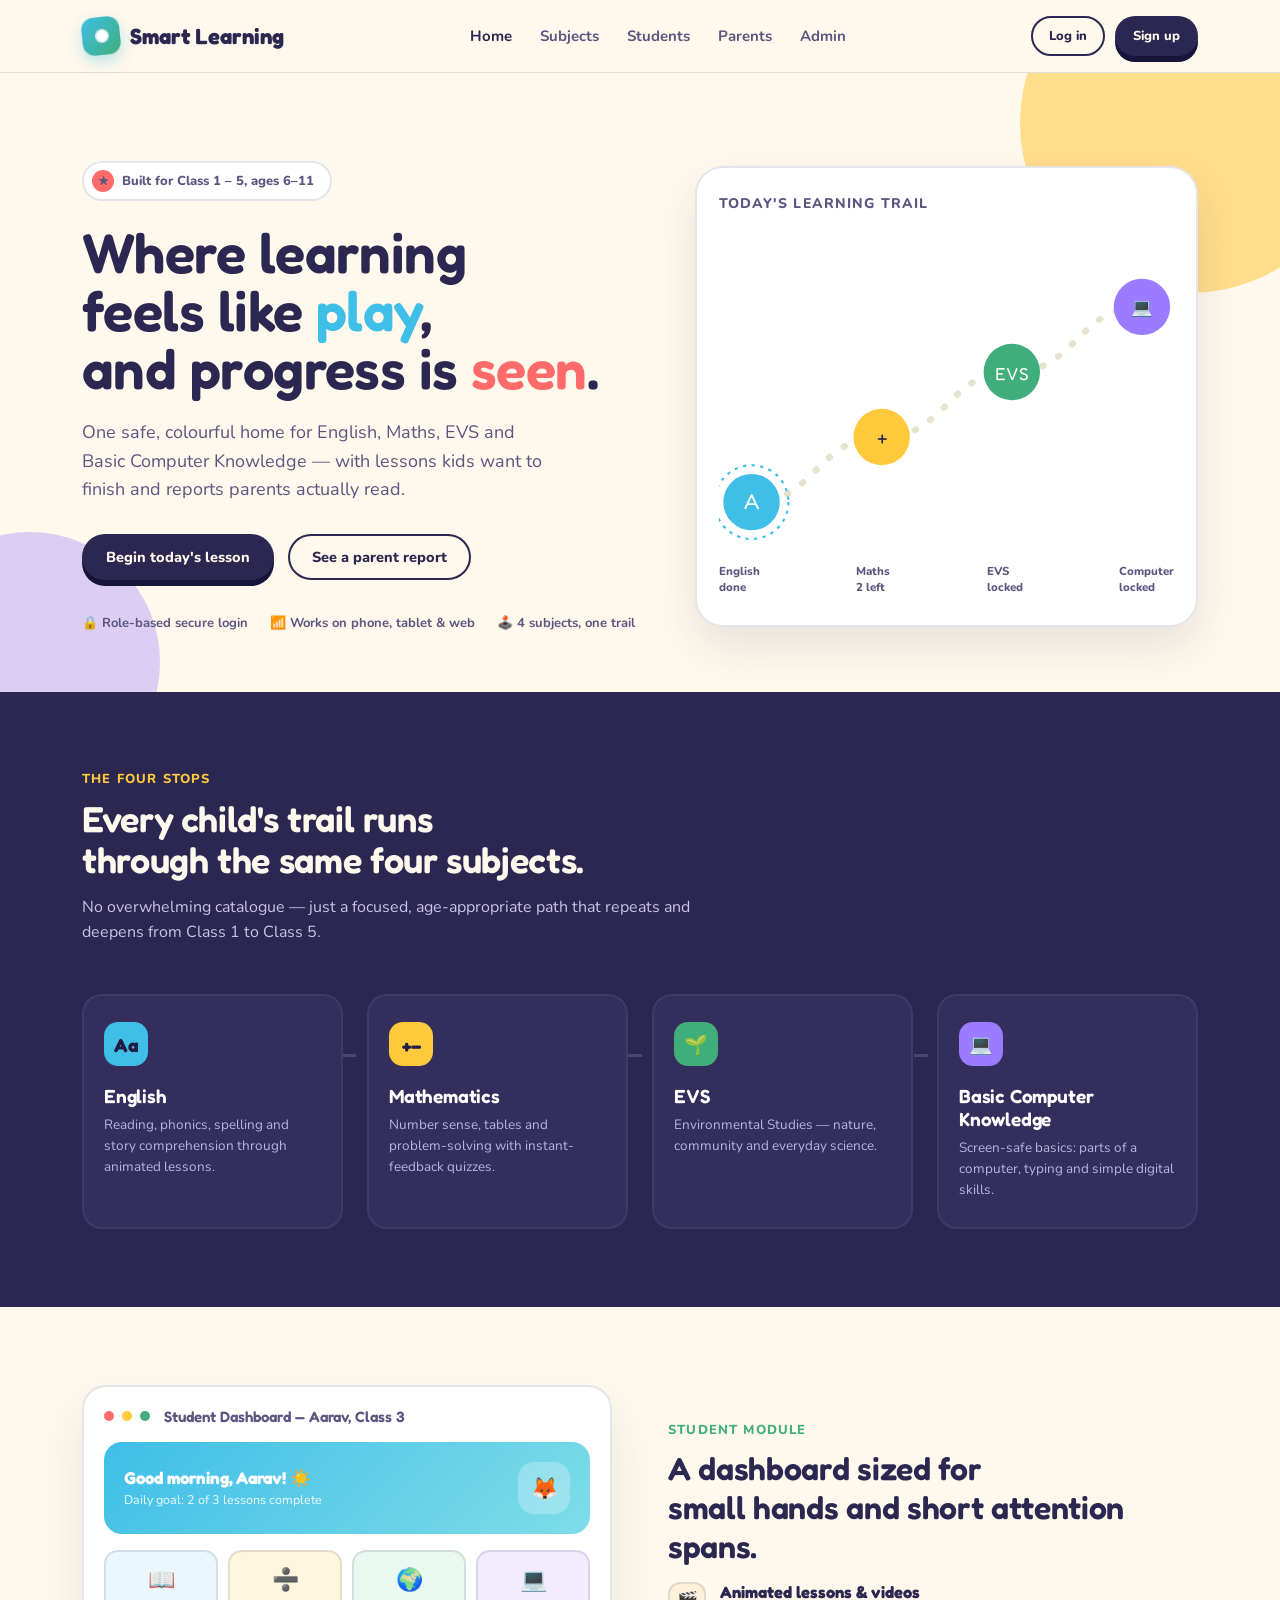
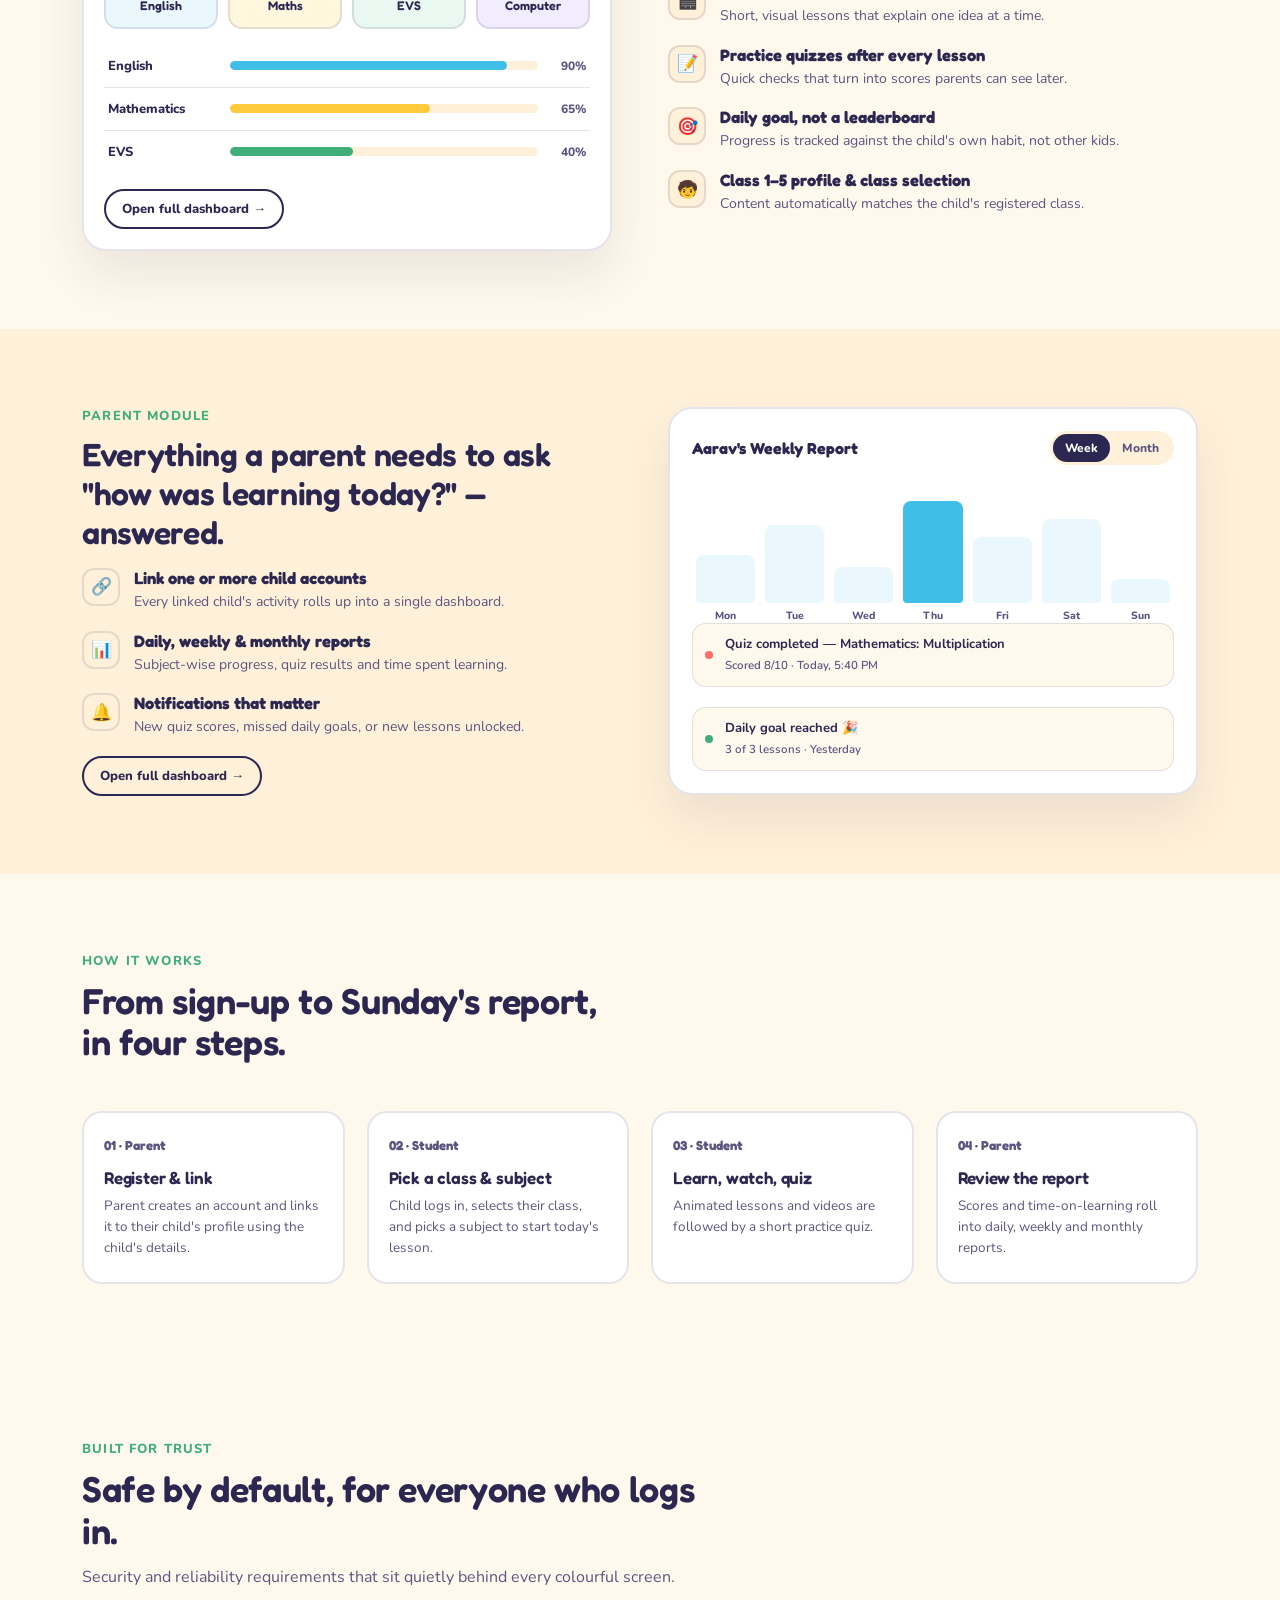
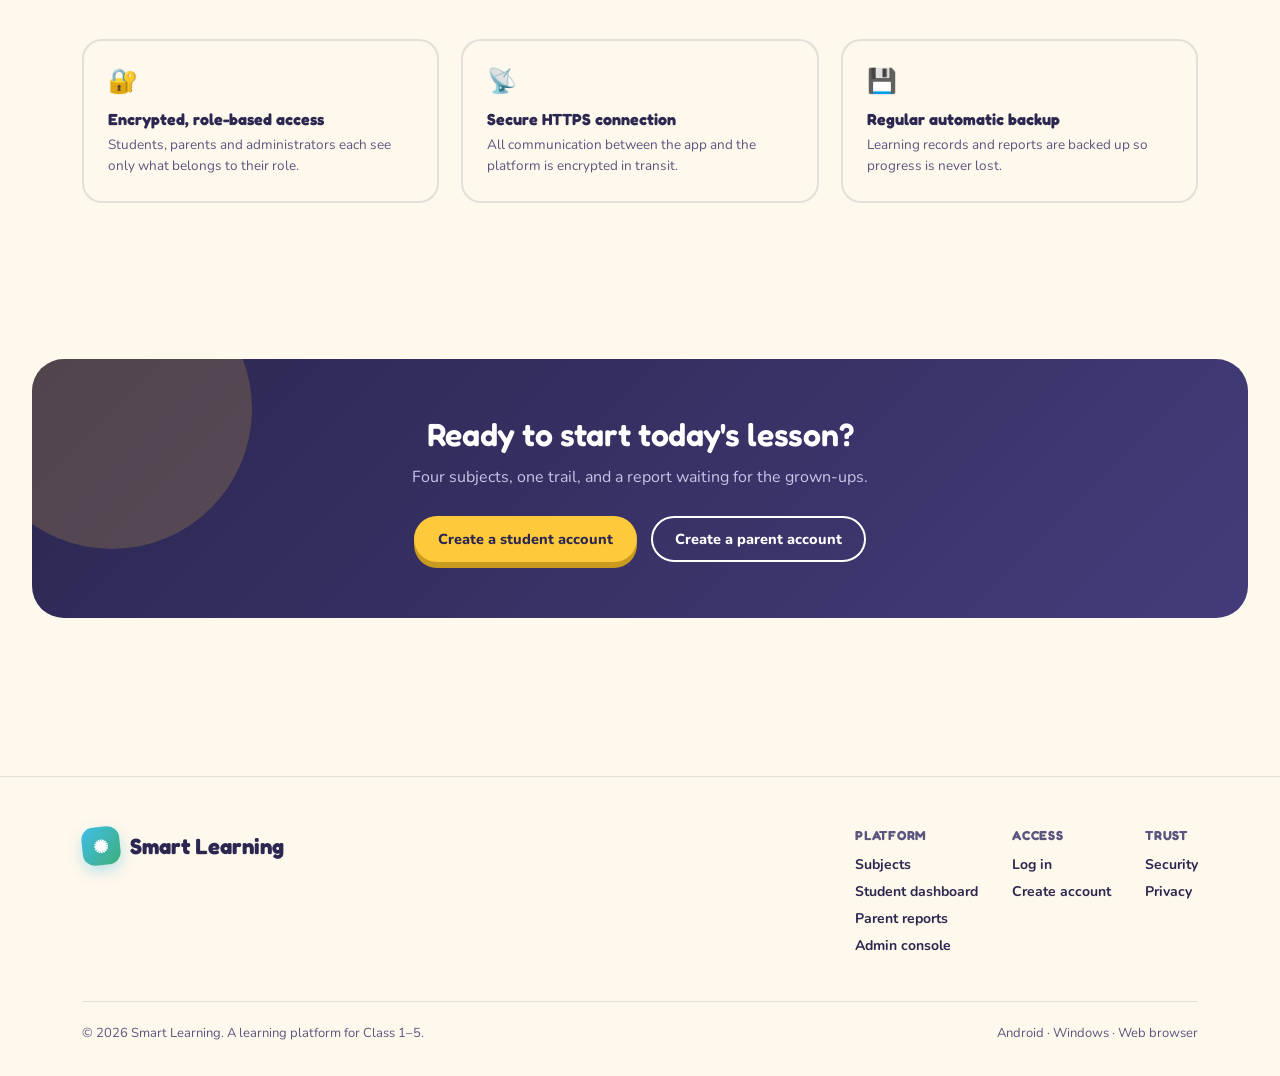
<file: frontend/index.html>
<!DOCTYPE html>
<html lang="en">
<head>
<meta charset="UTF-8">
<meta name="viewport" content="width=device-width, initial-scale=1.0">
<title>Smart Learning — Learning Platform for Kids</title>
<link rel="preconnect" href="https://fonts.googleapis.com">
<link href="https://fonts.googleapis.com/css2?family=Fredoka:wght@400;500;600;700&family=Nunito:wght@400;600;700;800&display=swap" rel="stylesheet">
<link rel="stylesheet" href="styles.css">
<style>
  .hero{position:relative; padding:88px 0 60px; overflow:hidden;}
  .hero .blob-a{width:340px;height:340px; background:var(--yellow); top:-120px; right:-80px; opacity:.55;}
  .hero .blob-b{width:260px;height:260px; background:var(--violet); bottom:-100px; left:-100px; opacity:.35;}
  .hero-grid{position:relative; z-index:1; display:grid; grid-template-columns:1.05fr 0.95fr; gap:56px; align-items:center;}
  @media(max-width:900px){ .hero-grid{grid-template-columns:1fr;} }
  .eyebrow{display:inline-flex; align-items:center; gap:8px; background:white; border:2px solid var(--line); padding:7px 16px 7px 8px; border-radius:999px; font-weight:800; font-size:13px; color:var(--ink-soft); margin-bottom:22px;}
  .eyebrow .dot{width:22px;height:22px;border-radius:50%;background:var(--coral); display:flex;align-items:center;justify-content:center; font-size:12px;}
  .hero h1{font-size:56px; line-height:1.04; margin-bottom:20px;}
  .hero h1 .u1{color:var(--sky);} .hero h1 .u2{color:var(--coral);}
  @media(max-width:640px){ .hero h1{font-size:38px;} }
  .hero p.lede{font-size:18px; color:var(--ink-soft); max-width:480px; line-height:1.6; margin-bottom:30px;}
  .hero-ctas{display:flex; gap:14px; flex-wrap:wrap; margin-bottom:34px;}
  .hero-note{display:flex; gap:22px; flex-wrap:wrap; font-size:13px; font-weight:700; color:var(--ink-soft);}
  .path-card{background:white; border-radius:28px; border:2px solid var(--line); padding:26px 22px 30px; box-shadow:0 20px 44px rgba(43,39,80,0.10); position:relative;}
  .path-card h3{font-size:14px; text-transform:uppercase; letter-spacing:.08em; color:var(--ink-soft); font-family:'Nunito'; font-weight:800; margin-bottom:18px;}
  .trail-svg{width:100%; height:auto; display:block;}

  section{padding:78px 0;}
  .sec-head{max-width:620px; margin-bottom:48px;}
  .sec-head h2{font-size:36px; line-height:1.15; margin-bottom:14px;}
  .sec-head p{color:var(--ink-soft); font-size:16px; line-height:1.6;}

  .subjects-band{background:var(--ink); color:var(--paper); position:relative;}
  .subjects-band .sec-tag{color:var(--yellow);}
  .subjects-band .sec-head p{color:#C9C4E8;}
  .stop-row{position:relative;}
  .stop-line{position:absolute; top:60px; left:0; right:0; height:3px; background: repeating-linear-gradient(90deg, #4A4570 0 14px, transparent 14px 26px); z-index:0;}
  .stops{display:grid; grid-template-columns:repeat(4,1fr); gap:24px; position:relative; z-index:1;}
  @media(max-width:900px){ .stops{grid-template-columns:1fr 1fr;} .stop-line{display:none;} }
  @media(max-width:520px){ .stops{grid-template-columns:1fr;} }
  .stop{background:#332E5C; border-radius:20px; padding:26px 20px; text-align:left; border:2px solid rgba(255,255,255,0.06); transition:transform .2s ease, border-color .2s ease;}
  .stop:hover{transform:translateY(-6px); border-color:rgba(255,255,255,0.25);}
  .stop-num{width:44px;height:44px;border-radius:14px; display:flex;align-items:center;justify-content:center; font-family:'Fredoka'; font-weight:700; font-size:19px; color:#201C42; margin-bottom:18px;}
  .stop h3{font-family:'Fredoka'; font-size:19px; margin-bottom:8px; color:white;}
  .stop p{font-size:13.5px; color:#B9B4DE; line-height:1.55;}
  .s1{background:var(--sky);} .s2{background:var(--yellow);} .s3{background:var(--leaf); color:#0F2A1D;} .s4{background:var(--violet); color:#20123F;}

  .split{display:grid; grid-template-columns:1fr 1fr; gap:56px; align-items:center;}
  @media(max-width:900px){ .split{grid-template-columns:1fr;} }
  .split.reverse .art{order:1;}
  @media(max-width:900px){ .split.reverse .art{order:0;} }
  .mock{background:white; border-radius:24px; border:2px solid var(--line); box-shadow:0 24px 50px rgba(43,39,80,0.09); padding:20px;}
  .mock-topbar{display:flex; align-items:center; gap:8px; margin-bottom:16px;}
  .mock-topbar .chip{width:10px;height:10px;border-radius:50%;}
  .mock-title{font-family:'Fredoka'; font-weight:600; font-size:15px; margin-left:6px; color:var(--ink-soft);}
  .mock-hero{background:linear-gradient(135deg, var(--sky), #7FDDE8); border-radius:18px; padding:20px; color:white; margin-bottom:16px; display:flex; align-items:center; justify-content:space-between;}
  .mock-hero .avatar{width:52px;height:52px;border-radius:16px;background:rgba(255,255,255,0.25); display:flex;align-items:center;justify-content:center; font-family:'Fredoka'; font-size:22px;}
  .mock-hero h4{font-family:'Fredoka'; font-size:17px; margin-bottom:3px;}
  .mock-hero p{font-size:12.5px; opacity:.9;}
  .mock-grid{display:grid; grid-template-columns:repeat(4,1fr); gap:10px; margin-bottom:16px;}
  .mock-sub{border-radius:14px; padding:14px 10px; text-align:center; font-family:'Fredoka'; font-weight:600; font-size:12.5px; border:2px solid var(--line);}
  .mock-sub .ic{font-size:22px; margin-bottom:6px;}
  .mock-progress-row{display:flex; align-items:center; gap:12px; padding:12px 4px; border-top:1px solid var(--line);}
  .mock-progress-row:first-of-type{border-top:none;}
  .mock-progress-row .lbl{font-size:13px; font-weight:800; width:110px; flex-shrink:0;}
  .mock-progress-row .pct{font-size:12px; font-weight:800; color:var(--ink-soft); width:36px; text-align:right;}

  .feature-list{display:flex; flex-direction:column; gap:18px;}
  .feature-list li{display:flex; gap:14px; align-items:flex-start;}
  .feature-ic{width:38px;height:38px;border-radius:12px; flex-shrink:0; display:flex; align-items:center; justify-content:center; font-size:17px; background:var(--paper-soft); border:2px solid var(--line);}
  .feature-list h4{font-family:'Fredoka'; font-size:16.5px; margin-bottom:3px;}
  .feature-list p{font-size:14px; color:var(--ink-soft); line-height:1.55;}

  .parent-band{background:var(--paper-soft);}
  .report-mock{background:white; border-radius:24px; border:2px solid var(--line); padding:22px; box-shadow:0 24px 50px rgba(43,39,80,0.09);}
  .report-head{display:flex; justify-content:space-between; align-items:center; margin-bottom:18px;}
  .report-head h4{font-family:'Fredoka'; font-size:16px;}
  .seg{display:flex; background:var(--paper-soft); border-radius:999px; padding:3px; font-size:12px; font-weight:800;}
  .seg span{padding:6px 12px; border-radius:999px; color:var(--ink-soft);}
  .seg span.active{background:var(--ink); color:white;}
  .chart-row{display:flex; align-items:flex-end; gap:10px; height:120px; margin-bottom:18px; padding:0 4px;}
  .chart-col{flex:1; border-radius:8px 8px 4px 4px; position:relative;}
  .chart-col span{position:absolute; bottom:-20px; left:0; right:0; text-align:center; font-size:10.5px; font-weight:800; color:var(--ink-soft);}
  .notif{display:flex; gap:12px; align-items:center; padding:11px 12px; border-radius:14px; background:var(--paper); border:1px solid var(--line); margin-top:20px;}
  .notif .dotc{width:8px;height:8px;border-radius:50%; background:var(--coral); flex-shrink:0;}
  .notif p{font-size:13px; font-weight:700;}
  .notif span{font-size:11.5px; color:var(--ink-soft); font-weight:600;}

  .steps{display:grid; grid-template-columns:repeat(4,1fr); gap:22px;}
  @media(max-width:900px){ .steps{grid-template-columns:1fr 1fr;} }
  @media(max-width:520px){ .steps{grid-template-columns:1fr;} }
  .step-card{background:white; border:2px solid var(--line); border-radius:20px; padding:24px 20px;}
  .step-mark{font-family:'Fredoka'; font-weight:700; font-size:13px; color:var(--ink-soft); margin-bottom:14px;}
  .step-card h3{font-size:17px; margin-bottom:8px;}
  .step-card p{font-size:13.5px; color:var(--ink-soft); line-height:1.55;}

  .safety-grid{display:grid; grid-template-columns:repeat(3,1fr); gap:22px;}
  @media(max-width:820px){ .safety-grid{grid-template-columns:1fr;} }
  .safety-card{border:2px solid var(--line); border-radius:20px; padding:24px; background:var(--paper);}
  .safety-card .ic{font-size:24px; margin-bottom:12px;}
  .safety-card h4{font-family:'Fredoka'; font-size:16px; margin-bottom:6px;}
  .safety-card p{font-size:13.5px; color:var(--ink-soft); line-height:1.55;}

  .cta-band{background:linear-gradient(135deg, #2B2750, #443C7A); border-radius:32px; padding:56px 44px; color:white; text-align:center; margin:0 32px; position:relative; overflow:hidden;}
  .cta-band h2{font-size:32px; margin-bottom:12px;}
  .cta-band p{color:#C9C4E8; margin-bottom:28px; font-size:16px;}
  .cta-band .btn-primary{background:var(--yellow); color:#2B2750; box-shadow:0 6px 0 #C99A1E;}
  .cta-band .btn-primary:active{box-shadow:0 3px 0 #C99A1E;}
  .cta-row{display:flex; gap:14px; justify-content:center; flex-wrap:wrap;}

  .reveal{opacity:0; transform:translateY(18px); transition:opacity .6s ease, transform .6s ease;}
  .reveal.in{opacity:1; transform:translateY(0);}
</style>
</head>
<body>

<header class="site">
  <div class="wrap">
    <nav class="site-nav">
      <a class="logo" href="index.html"><div class="logo-mark">✺</div>Smart Learning</a>
      <div class="nav-links">
        <a href="index.html" class="active">Home</a>
        <a href="index.html#subjects">Subjects</a>
        <a href="student-dashboard.html">Students</a>
        <a href="parent-dashboard.html">Parents</a>
        <a href="admin-dashboard.html">Admin</a>
      </div>
      <div class="nav-ctas">
        <a class="btn btn-ghost btn-sm" href="login.html">Log in</a>
        <a class="btn btn-primary btn-sm" href="register.html">Sign up</a>
      </div>
    </nav>
  </div>
</header>

<section class="hero">
  <div class="blob blob-a"></div>
  <div class="blob blob-b"></div>
  <div class="wrap hero-grid">
    <div>
      <div class="eyebrow"><span class="dot">★</span> Built for Class 1 – 5, ages 6–11</div>
      <h1>Where learning<br>feels like <span class="u1">play</span>,<br>and progress is <span class="u2">seen</span>.</h1>
      <p class="lede">One safe, colourful home for English, Maths, EVS and Basic Computer Knowledge — with lessons kids want to finish and reports parents actually read.</p>
      <div class="hero-ctas">
        <a class="btn btn-primary" href="register.html">Begin today's lesson</a>
        <a class="btn btn-ghost" href="#parents">See a parent report</a>
      </div>
      <div class="hero-note">
        <span>🔒 Role-based secure login</span>
        <span>📶 Works on phone, tablet & web</span>
        <span>🕹️ 4 subjects, one trail</span>
      </div>
    </div>

    <div class="hero-art">
      <div class="path-card">
        <h3>Today's Learning Trail</h3>
        <svg class="trail-svg" viewBox="0 0 420 300" fill="none" xmlns="http://www.w3.org/2000/svg">
          <path d="M30 250 C 90 250, 90 190, 150 190 S 210 130, 270 130 S 330 70, 390 70" stroke="#E7E1D0" stroke-width="6" stroke-linecap="round" stroke-dasharray="1 16"/>
          <circle cx="30" cy="250" r="26" fill="#3FBEE8"/>
          <text x="30" y="256" text-anchor="middle" font-family="Fredoka" font-size="20" fill="white">A</text>
          <circle cx="150" cy="190" r="26" fill="#FFC93C"/>
          <text x="150" y="196" text-anchor="middle" font-family="Fredoka" font-size="18" fill="#2B2750">+</text>
          <circle cx="270" cy="130" r="26" fill="#3FAE7A"/>
          <text x="270" y="137" text-anchor="middle" font-family="Fredoka" font-size="16" fill="white">EVS</text>
          <circle cx="390" cy="70" r="26" fill="#9B7BFF"/>
          <text x="390" y="76" text-anchor="middle" font-family="Fredoka" font-size="16" fill="white">💻</text>
          <circle cx="30" cy="250" r="34" fill="none" stroke="#3FBEE8" stroke-width="2" stroke-dasharray="3 5"/>
        </svg>
        <div style="display:flex; justify-content:space-between; margin-top:6px; font-size:11.5px; font-weight:800; color:var(--ink-soft);">
          <span>English<br>done</span><span>Maths<br>2 left</span><span>EVS<br>locked</span><span>Computer<br>locked</span>
        </div>
      </div>
    </div>
  </div>
</section>

<section id="subjects" class="subjects-band">
  <div class="wrap">
    <div class="sec-head">
      <div class="sec-tag">The four stops</div>
      <h2>Every child's trail runs<br>through the same four subjects.</h2>
      <p>No overwhelming catalogue — just a focused, age-appropriate path that repeats and deepens from Class 1 to Class 5.</p>
    </div>
    <div class="stop-row">
      <div class="stop-line"></div>
      <div class="stops">
        <div class="stop"><div class="stop-num s1">Aa</div><h3>English</h3><p>Reading, phonics, spelling and story comprehension through animated lessons.</p></div>
        <div class="stop"><div class="stop-num s2">+−</div><h3>Mathematics</h3><p>Number sense, tables and problem-solving with instant-feedback quizzes.</p></div>
        <div class="stop"><div class="stop-num s3">🌱</div><h3>EVS</h3><p>Environmental Studies — nature, community and everyday science.</p></div>
        <div class="stop"><div class="stop-num s4">💻</div><h3>Basic Computer<br>Knowledge</h3><p>Screen-safe basics: parts of a computer, typing and simple digital skills.</p></div>
      </div>
    </div>
  </div>
</section>

<section id="student">
  <div class="wrap split">
    <div class="art mock reveal">
      <div class="mock-topbar">
        <span class="chip" style="background:var(--coral)"></span>
        <span class="chip" style="background:var(--yellow)"></span>
        <span class="chip" style="background:var(--leaf)"></span>
        <span class="mock-title">Student Dashboard — Aarav, Class 3</span>
      </div>
      <div class="mock-hero">
        <div><h4>Good morning, Aarav! ☀️</h4><p>Daily goal: 2 of 3 lessons complete</p></div>
        <div class="avatar">🦊</div>
      </div>
      <div class="mock-grid">
        <div class="mock-sub" style="background:#EAF8FD;"><div class="ic">📖</div>English</div>
        <div class="mock-sub" style="background:#FFF6DE;"><div class="ic">➗</div>Maths</div>
        <div class="mock-sub" style="background:#E9F8F0;"><div class="ic">🌍</div>EVS</div>
        <div class="mock-sub" style="background:#F2ECFF;"><div class="ic">💻</div>Computer</div>
      </div>
      <div>
        <div class="mock-progress-row"><span class="lbl">English</span><div class="bar-track"><div class="bar-fill" style="width:90%; background:var(--sky);"></div></div><span class="pct">90%</span></div>
        <div class="mock-progress-row"><span class="lbl">Mathematics</span><div class="bar-track"><div class="bar-fill" style="width:65%; background:var(--yellow);"></div></div><span class="pct">65%</span></div>
        <div class="mock-progress-row"><span class="lbl">EVS</span><div class="bar-track"><div class="bar-fill" style="width:40%; background:var(--leaf);"></div></div><span class="pct">40%</span></div>
      </div>
      <a href="student-dashboard.html" class="btn btn-ghost btn-sm" style="margin-top:16px;">Open full dashboard →</a>
    </div>
    <div class="reveal">
      <div class="sec-tag">Student module</div>
      <h2 style="font-size:32px; margin-bottom:16px;">A dashboard sized for<br>small hands and short attention spans.</h2>
      <ul class="feature-list">
        <li><div class="feature-ic">🎬</div><div><h4>Animated lessons & videos</h4><p>Short, visual lessons that explain one idea at a time.</p></div></li>
        <li><div class="feature-ic">📝</div><div><h4>Practice quizzes after every lesson</h4><p>Quick checks that turn into scores parents can see later.</p></div></li>
        <li><div class="feature-ic">🎯</div><div><h4>Daily goal, not a leaderboard</h4><p>Progress is tracked against the child's own habit, not other kids.</p></div></li>
        <li><div class="feature-ic">🧒</div><div><h4>Class 1–5 profile & class selection</h4><p>Content automatically matches the child's registered class.</p></div></li>
      </ul>
    </div>
  </div>
</section>

<section id="parents" class="parent-band">
  <div class="wrap split reverse">
    <div class="reveal">
      <div class="sec-tag">Parent module</div>
      <h2 style="font-size:32px; margin-bottom:16px;">Everything a parent needs to ask<br>"how was learning today?" — answered.</h2>
      <ul class="feature-list">
        <li><div class="feature-ic">🔗</div><div><h4>Link one or more child accounts</h4><p>Every linked child's activity rolls up into a single dashboard.</p></div></li>
        <li><div class="feature-ic">📊</div><div><h4>Daily, weekly & monthly reports</h4><p>Subject-wise progress, quiz results and time spent learning.</p></div></li>
        <li><div class="feature-ic">🔔</div><div><h4>Notifications that matter</h4><p>New quiz scores, missed daily goals, or new lessons unlocked.</p></div></li>
      </ul>
      <a href="parent-dashboard.html" class="btn btn-ghost btn-sm" style="margin-top:18px;">Open full dashboard →</a>
    </div>
    <div class="art mock reveal report-mock">
      <div class="report-head">
        <h4>Aarav's Weekly Report</h4>
        <div class="seg"><span class="active">Week</span><span>Month</span></div>
      </div>
      <div class="chart-row">
        <div class="chart-col" style="height:40%; background:#EAF8FD;"><span>Mon</span></div>
        <div class="chart-col" style="height:65%; background:#EAF8FD;"><span>Tue</span></div>
        <div class="chart-col" style="height:30%; background:#EAF8FD;"><span>Wed</span></div>
        <div class="chart-col" style="height:85%; background:var(--sky);"><span>Thu</span></div>
        <div class="chart-col" style="height:55%; background:#EAF8FD;"><span>Fri</span></div>
        <div class="chart-col" style="height:70%; background:#EAF8FD;"><span>Sat</span></div>
        <div class="chart-col" style="height:20%; background:#EAF8FD;"><span>Sun</span></div>
      </div>
      <div class="notif"><div class="dotc"></div><div><p>Quiz completed — Mathematics: Multiplication</p><span>Scored 8/10 · Today, 5:40 PM</span></div></div>
      <div class="notif"><div class="dotc" style="background:var(--leaf)"></div><div><p>Daily goal reached 🎉</p><span>3 of 3 lessons · Yesterday</span></div></div>
    </div>
  </div>
</section>

<section>
  <div class="wrap">
    <div class="sec-head">
      <div class="sec-tag">How it works</div>
      <h2>From sign-up to Sunday's report,<br>in four steps.</h2>
    </div>
    <div class="steps">
      <div class="step-card"><div class="step-mark">01 · Parent</div><h3>Register & link</h3><p>Parent creates an account and links it to their child's profile using the child's details.</p></div>
      <div class="step-card"><div class="step-mark">02 · Student</div><h3>Pick a class & subject</h3><p>Child logs in, selects their class, and picks a subject to start today's lesson.</p></div>
      <div class="step-card"><div class="step-mark">03 · Student</div><h3>Learn, watch, quiz</h3><p>Animated lessons and videos are followed by a short practice quiz.</p></div>
      <div class="step-card"><div class="step-mark">04 · Parent</div><h3>Review the report</h3><p>Scores and time-on-learning roll into daily, weekly and monthly reports.</p></div>
    </div>
  </div>
</section>

<section id="safety">
  <div class="wrap">
    <div class="sec-head">
      <div class="sec-tag">Built for trust</div>
      <h2>Safe by default, for everyone who logs in.</h2>
      <p>Security and reliability requirements that sit quietly behind every colourful screen.</p>
    </div>
    <div class="safety-grid">
      <div class="safety-card"><div class="ic">🔐</div><h4>Encrypted, role-based access</h4><p>Students, parents and administrators each see only what belongs to their role.</p></div>
      <div class="safety-card"><div class="ic">📡</div><h4>Secure HTTPS connection</h4><p>All communication between the app and the platform is encrypted in transit.</p></div>
      <div class="safety-card"><div class="ic">💾</div><h4>Regular automatic backup</h4><p>Learning records and reports are backed up so progress is never lost.</p></div>
    </div>
  </div>
</section>

<section>
  <div class="cta-band">
    <div class="blob" style="width:280px;height:280px;background:var(--yellow);opacity:.18;top:-90px;left:-60px;"></div>
    <h2>Ready to start today's lesson?</h2>
    <p>Four subjects, one trail, and a report waiting for the grown-ups.</p>
    <div class="cta-row">
      <a class="btn btn-primary" href="register.html">Create a student account</a>
      <a class="btn btn-ghost" href="register.html" style="border-color:white; color:white;">Create a parent account</a>
    </div>
  </div>
</section>

<footer class="site">
  <div class="wrap">
    <div class="foot-grid">
      <a class="logo" href="index.html"><div class="logo-mark">✺</div>Smart Learning</a>
      <div class="foot-links">
        <div class="foot-col">
          <h5>Platform</h5>
          <a href="index.html#subjects">Subjects</a>
          <a href="student-dashboard.html">Student dashboard</a>
          <a href="parent-dashboard.html">Parent reports</a>
          <a href="admin-dashboard.html">Admin console</a>
        </div>
        <div class="foot-col">
          <h5>Access</h5>
          <a href="login.html">Log in</a>
          <a href="register.html">Create account</a>
        </div>
        <div class="foot-col">
          <h5>Trust</h5>
          <a href="index.html#safety">Security</a>
          <a href="#">Privacy</a>
        </div>
      </div>
    </div>
    <div class="foot-bottom">
      <span>© 2026 Smart Learning. A learning platform for Class 1–5.</span>
      <span>Android · Windows · Web browser</span>
    </div>
  </div>
</footer>

<script>
  const io = new IntersectionObserver((entries)=>{
    entries.forEach(e=>{ if(e.isIntersecting){ e.target.classList.add('in'); } });
  }, {threshold:0.15});
  document.querySelectorAll('.reveal').forEach(el=>io.observe(el));
</script>

</body>
</html>
</file>
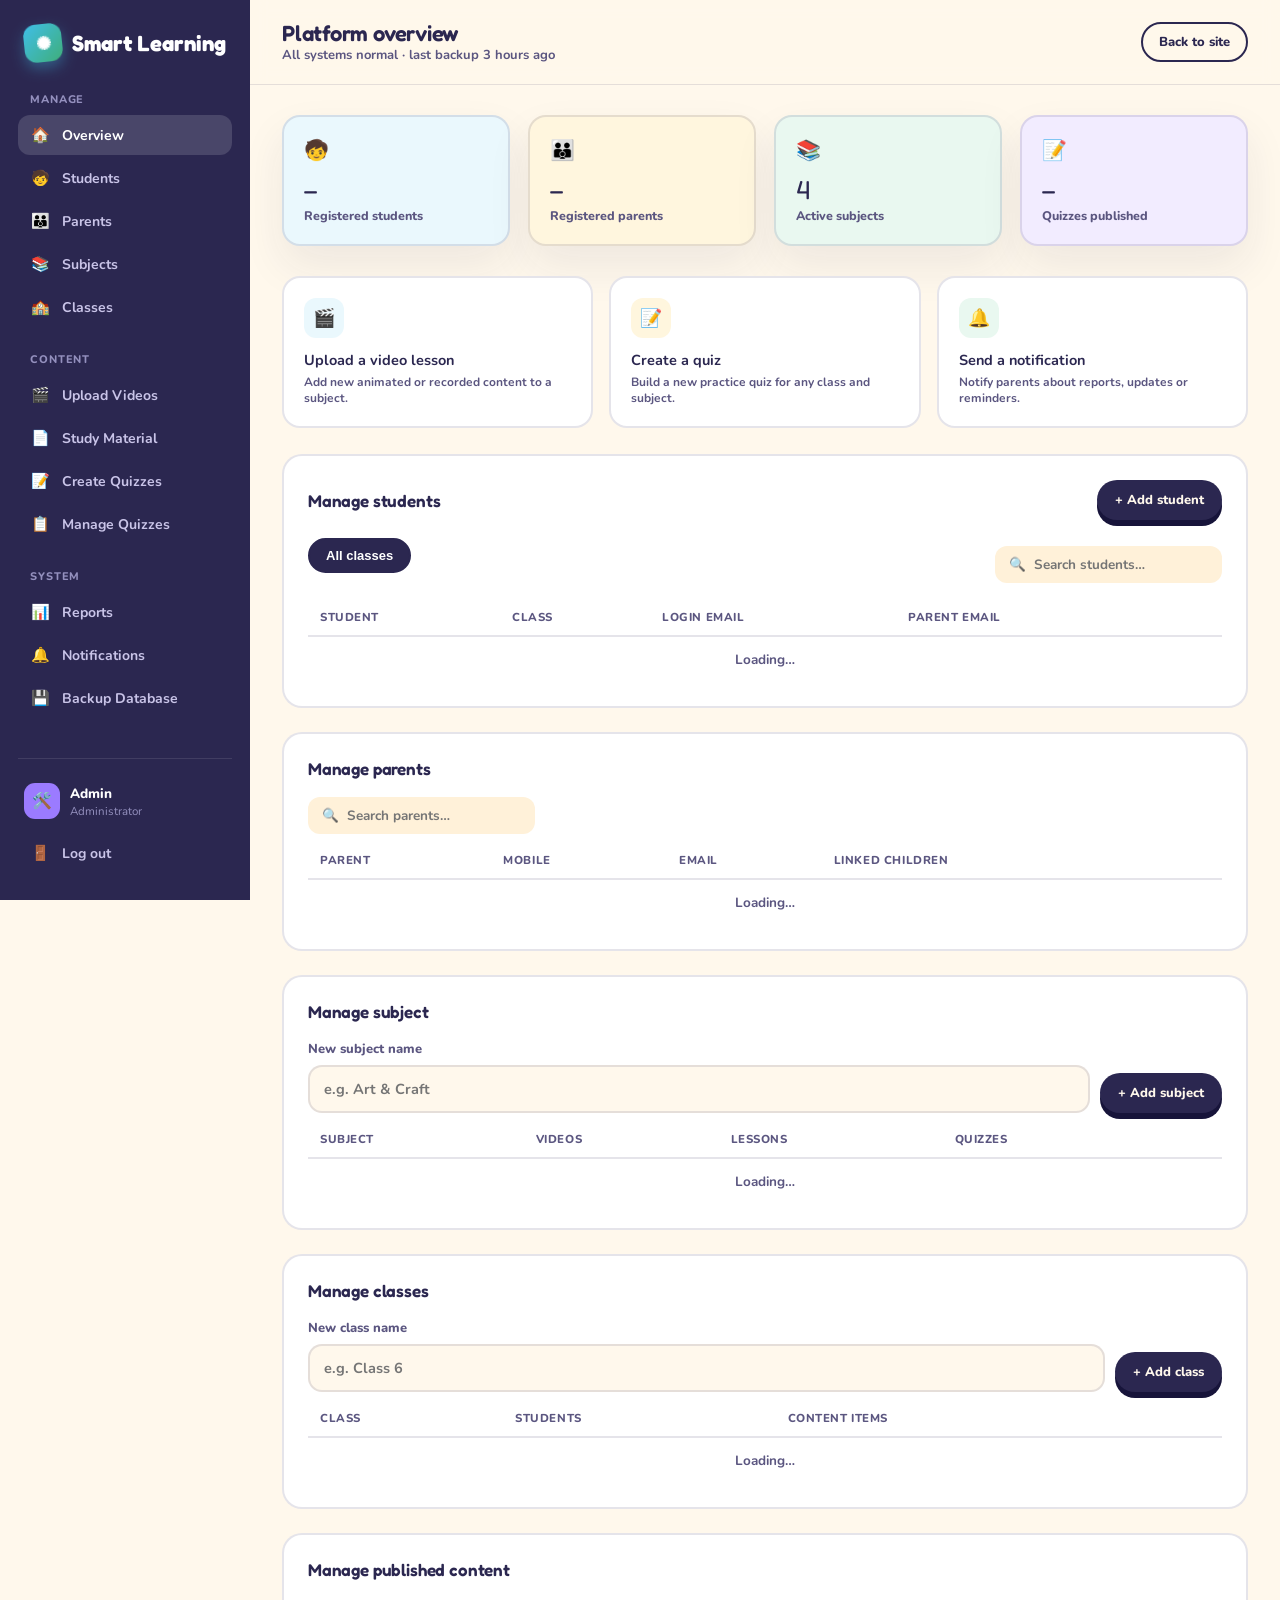
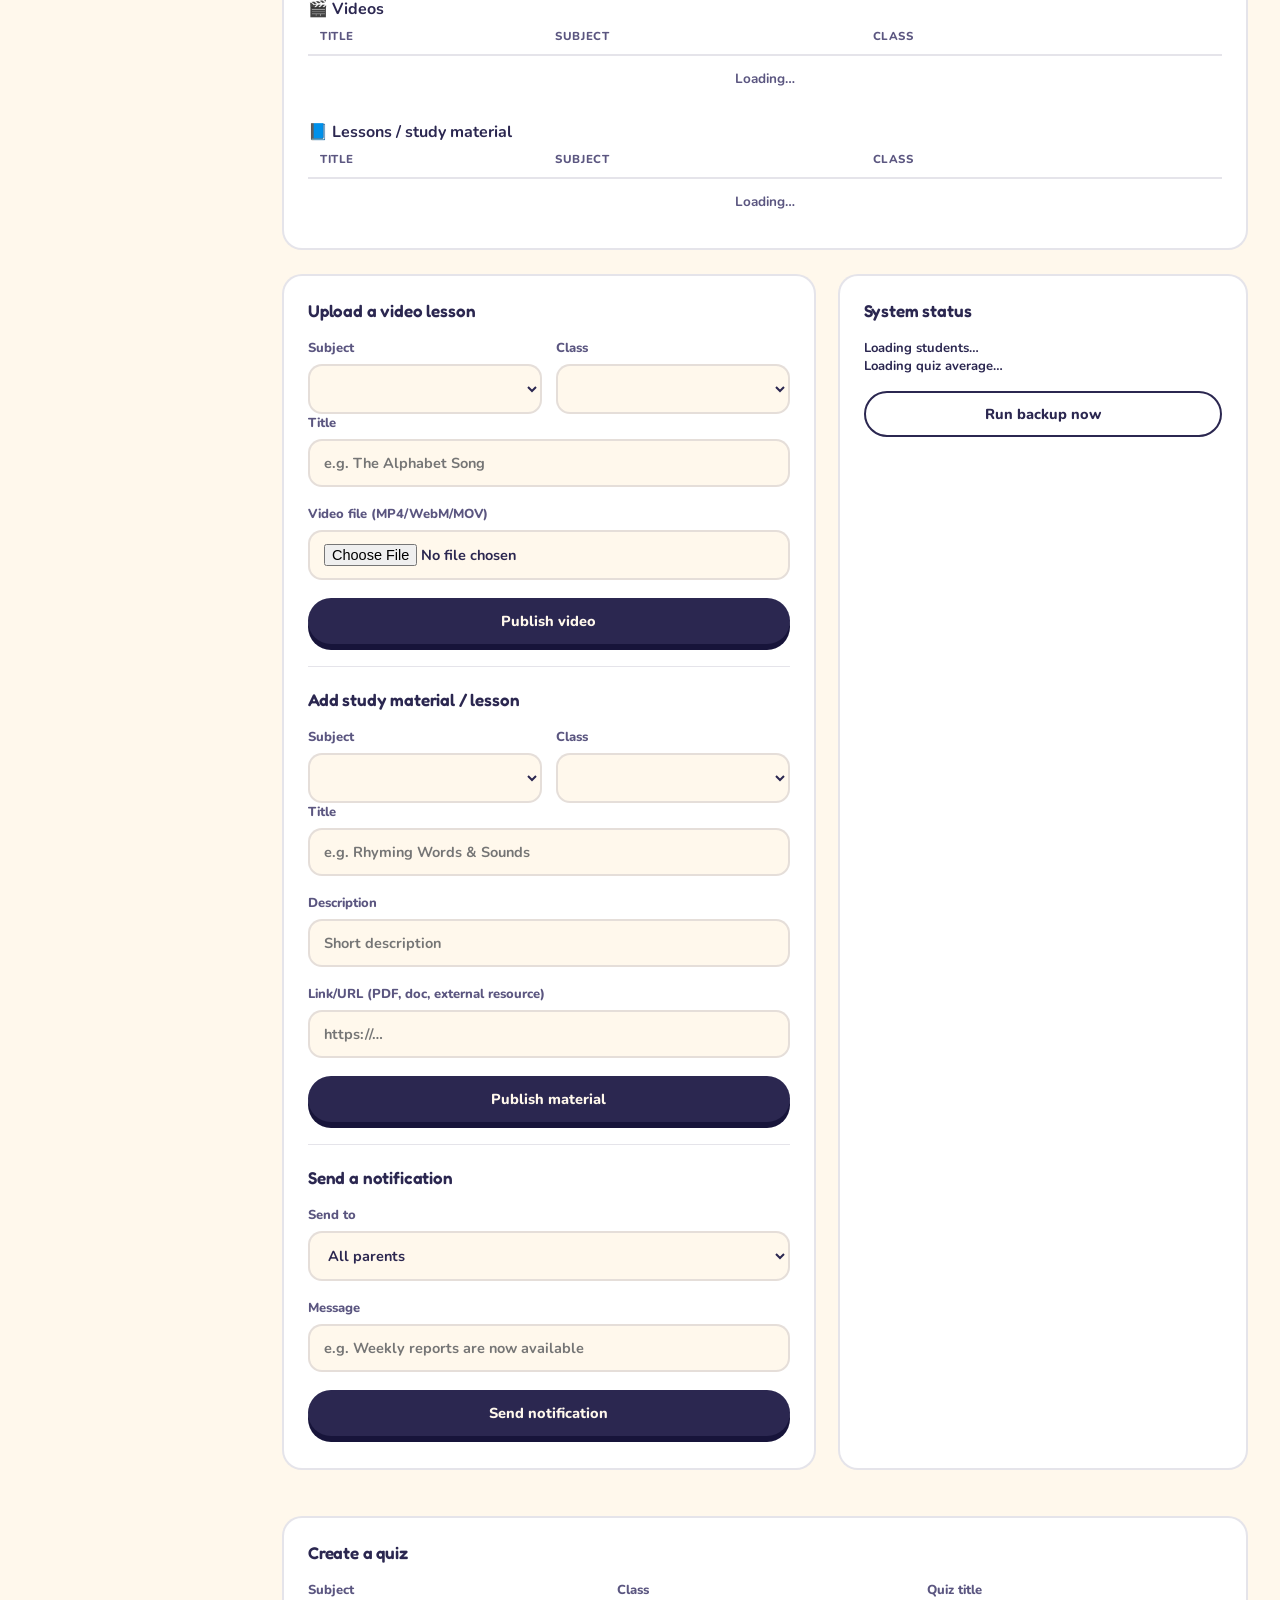
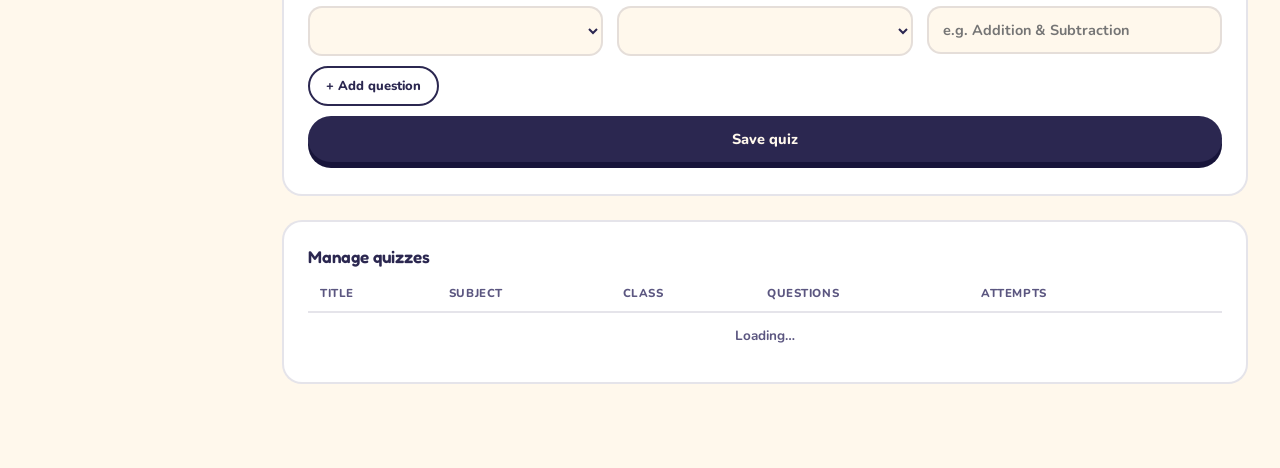
<file: frontend/admin-dashboard.html>
<!DOCTYPE html>
<html lang="en">
<head>
<meta charset="UTF-8">
<meta name="viewport" content="width=device-width, initial-scale=1.0">
<title>Admin Console — Smart Learning</title>
<link rel="preconnect" href="https://fonts.googleapis.com">
<link href="https://fonts.googleapis.com/css2?family=Fredoka:wght@400;500;600;700&family=Nunito:wght@400;600;700;800&display=swap" rel="stylesheet">
<link rel="stylesheet" href="styles.css">
<link rel="stylesheet" href="css/admin-dashboard.css">
<script src="js/api.js"></script>
</head>
<body>

<div class="dash-shell">
  <aside class="sidebar" id="sidebar">
    <a class="logo" href="index.html"><div class="logo-mark">✺</div>Smart Learning</a>

    <div class="side-section">
      <div class="side-label">Manage</div>
      <a class="side-link active" href="#"><span class="ic">🏠</span>Overview</a>
      <a class="side-link" href="#students"><span class="ic">🧒</span>Students</a>
      <a class="side-link" href="#parents"><span class="ic">👪</span>Parents</a>
      <a class="side-link" href="#subjects"><span class="ic">📚</span>Subjects</a>
      <a class="side-link" href="#classes"><span class="ic">🏫</span>Classes</a>
    </div>
    <div class="side-section">
      <div class="side-label">Content</div>
      <a class="side-link" href="#content"><span class="ic">🎬</span>Upload Videos</a>
      <a class="side-link" href="#content"><span class="ic">📄</span>Study Material</a>
      <a class="side-link" href="#quizbuilder"><span class="ic">📝</span>Create Quizzes</a>
      <a class="side-link" href="#managequizzes"><span class="ic">📋</span>Manage Quizzes</a>
    </div>
    <div class="side-section">
      <div class="side-label">System</div>
      <a class="side-link" href="#reports"><span class="ic">📊</span>Reports</a>
      <a class="side-link" href="#notify"><span class="ic">🔔</span>Notifications</a>
      <a class="side-link" href="#backup"><span class="ic">💾</span>Backup Database</a>
    </div>

    <div class="sidebar-foot">
      <div class="side-user">
        <div class="avatar" style="background:var(--violet);">🛠️</div>
        <div><div class="nm" id="adminName">Admin</div><div class="rl">Administrator</div></div>
      </div>
      <a href="login.html" class="side-link" style="margin-top:6px;"><span class="ic">🚪</span>Log out</a>
    </div>
  </aside>

  <div class="main">
    <div class="topbar">
      <div>
        <h1>Platform overview</h1>
        <div class="sub">All systems normal · last backup 3 hours ago</div>
      </div>
      <a href="index.html" class="btn btn-ghost btn-sm">Back to site</a>
    </div>

    <div class="content">

      <div class="stat-grid">
        <div class="stat-card card c1"><div class="ic">🧒</div><div class="num" id="statStudents">–</div><div class="lbl">Registered students</div></div>
        <div class="stat-card card c2"><div class="ic">👪</div><div class="num" id="statParents">–</div><div class="lbl">Registered parents</div></div>
        <div class="stat-card card c3"><div class="ic">📚</div><div class="num" id="statSubjects">4</div><div class="lbl">Active subjects</div></div>
        <div class="stat-card card c4"><div class="ic">📝</div><div class="num" id="statQuizzes">–</div><div class="lbl">Quizzes published</div></div>
      </div>

      <div class="quick-grid">
        <div class="quick-card" onclick="jumpToPanel('content', 'videoTitle')"><div class="ic" style="background:#EAF8FD;">🎬</div><h4>Upload a video lesson</h4><p>Add new animated or recorded content to a subject.</p></div>
        <div class="quick-card" onclick="jumpToPanel('quizbuilder', 'quizTitle')"><div class="ic" style="background:#FFF6DE;">📝</div><h4>Create a quiz</h4><p>Build a new practice quiz for any class and subject.</p></div>
        <div class="quick-card" onclick="jumpToPanel('content', 'notifyMessage')"><div class="ic" style="background:#E9F8F0;">🔔</div><h4>Send a notification</h4><p>Notify parents about reports, updates or reminders.</p></div>
      </div>

      <div class="panel" id="students">
        <div class="panel-head"><h3>Manage students <span id="studentCountLabel" style="color:var(--ink-soft); font-weight:600;"></span></h3><button class="btn btn-primary btn-sm" onclick="toggleAddStudentForm()">+ Add student</button></div>

        <div id="addStudentForm" style="display:none; background:var(--paper-soft); border-radius:14px; padding:16px; margin-bottom:16px;">
          <div class="field-row" style="display:grid; grid-template-columns:1fr 1fr; gap:14px;">
            <div class="field"><label>Full name</label><input type="text" id="newStuName"></div>
            <div class="field"><label>Login email</label><input type="email" id="newStuEmail"></div>
            <div class="field"><label>Age</label><input type="number" id="newStuAge" min="6" max="11"></div>
            <div class="field"><label>Class</label>
              <select id="newStuClass"></select>
            </div>
            <div class="field"><label>Parent mobile</label><input type="tel" id="newStuParentMobile"></div>
            <div class="field"><label>Parent email</label><input type="email" id="newStuParentEmail"></div>
            <div class="field"><label>Temp password</label><input type="text" id="newStuPassword" placeholder="e.g. Welcome@123"></div>
          </div>
          <button class="btn btn-primary btn-sm" onclick="createStudent()">Save student</button>
          <span id="addStudentMsg" style="margin-left:10px; font-weight:700; font-size:13px;"></span>
        </div>

        <div class="toolbar">
          <div class="tabs-row" id="classFilterTabs">
            <button class="active" data-class="all">All classes</button>
          </div>
          <div class="search-box">🔍 <input type="text" id="studentSearch" placeholder="Search students…"></div>
        </div>
        <table>
          <thead><tr><th>Student</th><th>Class</th><th>Login email</th><th>Parent email</th><th></th></tr></thead>
          <tbody id="studentsBody">
            <tr><td colspan="5" style="text-align:center; color:var(--ink-soft);">Loading…</td></tr>
          </tbody>
        </table>
      </div>

      <div class="panel" id="parents" style="margin-top:22px;">
        <div class="panel-head">
          <h3>Manage parents <span id="parentCountLabel" style="color:var(--ink-soft); font-weight:600;"></span></h3>
        </div>
        <div class="toolbar">
          <div class="search-box">🔍 <input type="text" id="parentSearch" placeholder="Search parents…"></div>
        </div>
        <table>
          <thead><tr><th>Parent</th><th>Mobile</th><th>Email</th><th>Linked children</th><th></th></tr></thead>
          <tbody id="parentsBody">
            <tr><td colspan="5" style="text-align:center; color:var(--ink-soft);">Loading…</td></tr>
          </tbody>
        </table>
      </div>

      <div class="panel" id="subjects" style="margin-top:22px;">
        <div class="panel-head"><h3>Manage subject <span id="subjectCountLabel" style="color:var(--ink-soft); font-weight:600;"></span></h3></div>

        <div style="display:flex; gap:10px; align-items:flex-end; margin-bottom:18px; flex-wrap:wrap;">
          <div class="field" style="margin-bottom:0; flex:1; min-width:220px;"><label>New subject name</label><input type="text" id="newSubjectName" placeholder="e.g. Art &amp; Craft"></div>
          <button class="btn btn-primary btn-sm" onclick="createSubject()">+ Add subject</button>
        </div>
        <span id="subjectAddMsg" style="display:block; margin-bottom:12px; font-weight:700; font-size:13px;"></span>

        <table>
          <thead><tr><th>Subject</th><th>Videos</th><th>Lessons</th><th>Quizzes</th><th></th></tr></thead>
          <tbody id="subjectsBody">
            <tr><td colspan="5" style="text-align:center; color:var(--ink-soft);">Loading…</td></tr>
          </tbody>
        </table>
      </div>

      <div class="panel" id="classes" style="margin-top:22px;">
        <div class="panel-head"><h3>Manage classes</h3></div>

        <div style="display:flex; gap:10px; align-items:flex-end; margin-bottom:18px; flex-wrap:wrap;">
          <div class="field" style="margin-bottom:0; flex:1; min-width:220px;"><label>New class name</label><input type="text" id="newClassName" placeholder="e.g. Class 6"></div>
          <button class="btn btn-primary btn-sm" onclick="createClass()">+ Add class</button>
        </div>
        <span id="classAddMsg" style="display:block; margin-bottom:12px; font-weight:700; font-size:13px;"></span>

        <table>
          <thead><tr><th>Class</th><th>Students</th><th>Content items</th><th></th></tr></thead>
          <tbody id="classesBody">
            <tr><td colspan="4" style="text-align:center; color:var(--ink-soft);">Loading…</td></tr>
          </tbody>
        </table>
      </div>

      <div class="panel" id="managecontent" style="margin-top:22px;">
        <div class="panel-head"><h3>Manage published content</h3></div>

        <h4 style="margin-bottom:8px;">🎬 Videos</h4>
        <table>
          <thead><tr><th>Title</th><th>Subject</th><th>Class</th><th></th></tr></thead>
          <tbody id="videosListBody"><tr><td colspan="4" style="text-align:center; color:var(--ink-soft);">Loading…</td></tr></tbody>
        </table>

        <h4 style="margin:20px 0 8px;">📘 Lessons / study material</h4>
        <table>
          <thead><tr><th>Title</th><th>Subject</th><th>Class</th><th></th></tr></thead>
          <tbody id="lessonsListBody"><tr><td colspan="4" style="text-align:center; color:var(--ink-soft);">Loading…</td></tr></tbody>
        </table>
      </div>

      <div class="two-col" style="display:grid; grid-template-columns:1.3fr 1fr; gap:22px;">
        <div class="panel" id="content">
          <div class="panel-head"><h3>Upload a video lesson</h3></div>
          <div class="field-row" style="display:grid; grid-template-columns:1fr 1fr; gap:14px;">
            <div class="field" style="margin-bottom:0;"><label>Subject</label><select id="videoSubject"></select></div>
            <div class="field" style="margin-bottom:0;"><label>Class</label>
              <select id="videoClass"></select>
            </div>
          </div>
          <div class="field"><label>Title</label><input type="text" id="videoTitle" placeholder="e.g. The Alphabet Song"></div>
          <div class="field"><label>Video file (MP4/WebM/MOV)</label><input type="file" id="videoFile" accept="video/mp4,video/webm,video/quicktime"></div>
          <button class="btn btn-primary btn-block" onclick="uploadVideo()">Publish video</button>
          <span id="videoMsg" style="display:block; margin-top:8px; font-weight:700; font-size:13px;"></span>

          <hr style="margin:22px 0; border:none; border-top:1px solid var(--line);">

          <div class="panel-head"><h3>Add study material / lesson</h3></div>
          <div class="field-row" style="display:grid; grid-template-columns:1fr 1fr; gap:14px;">
            <div class="field" style="margin-bottom:0;"><label>Subject</label><select id="lessonSubject"></select></div>
            <div class="field" style="margin-bottom:0;"><label>Class</label>
              <select id="lessonClass"></select>
            </div>
          </div>
          <div class="field"><label>Title</label><input type="text" id="lessonTitle" placeholder="e.g. Rhyming Words & Sounds"></div>
          <div class="field"><label>Description</label><input type="text" id="lessonDesc" placeholder="Short description"></div>
          <div class="field"><label>Link/URL (PDF, doc, external resource)</label><input type="text" id="lessonUrl" placeholder="https://…"></div>
          <button class="btn btn-primary btn-block" onclick="addLesson()">Publish material</button>
          <span id="lessonMsg" style="display:block; margin-top:8px; font-weight:700; font-size:13px;"></span>

          <hr style="margin:22px 0; border:none; border-top:1px solid var(--line);">

          <div class="panel-head"><h3>Send a notification</h3></div>
          <div class="field"><label>Send to</label>
            <select id="notifyTarget"><option value="all_parents">All parents</option><option value="all_students">All students</option></select>
          </div>
          <div class="field"><label>Message</label><input type="text" id="notifyMessage" placeholder="e.g. Weekly reports are now available"></div>
          <button class="btn btn-primary btn-block" onclick="sendNotification()">Send notification</button>
          <span id="notifyMsg" style="display:block; margin-top:8px; font-weight:700; font-size:13px;"></span>
        </div>

        <div class="panel" id="backup">
          <div class="panel-head"><h3>System status</h3></div>
          <div class="notif" style="margin-top:0;"><div class="dotc" style="background:var(--sky);"></div><div><p style="font-size:13px; font-weight:700;" id="statusStudents">Loading students…</p></div></div>
          <div class="notif"><div class="dotc" style="background:var(--leaf);"></div><div><p style="font-size:13px; font-weight:700;" id="statusQuizAvg">Loading quiz average…</p></div></div>
          <button class="btn btn-ghost btn-block" style="margin-top:16px;" onclick="runBackup()">Run backup now</button>
          <span id="backupMsg" style="display:block; margin-top:8px; font-weight:700; font-size:13px;"></span>
        </div>
      </div>

      <div class="panel" id="quizbuilder" style="margin-top:22px;">
        <div class="panel-head"><h3 id="quizBuilderHeading">Create a quiz</h3></div>
        <div class="field-row" style="display:grid; grid-template-columns:1fr 1fr 1fr; gap:14px;">
          <div class="field" style="margin-bottom:0;"><label>Subject</label><select id="quizSubject"></select></div>
          <div class="field" style="margin-bottom:0;"><label>Class</label>
            <select id="quizClass"></select>
          </div>
          <div class="field" style="margin-bottom:0;"><label>Quiz title</label><input type="text" id="quizTitle" placeholder="e.g. Addition & Subtraction"></div>
        </div>
        <div id="quizQuestions"></div>
        <button class="btn btn-ghost btn-sm" onclick="addQuestionRow()" style="margin:10px 0;">+ Add question</button><br>
        <div style="display:flex; gap:10px; align-items:center;">
          <button class="btn btn-primary btn-block" id="quizSaveBtn" onclick="saveQuiz()">Save quiz</button>
          <button class="btn btn-ghost btn-sm" id="quizCancelEditBtn" style="display:none; white-space:nowrap;" onclick="cancelQuizEdit()">Cancel edit</button>
        </div>
        <span id="quizMsg" style="display:block; margin-top:8px; font-weight:700; font-size:13px;"></span>
      </div>

      <div class="panel" id="managequizzes" style="margin-top:22px;">
       <div class="panel-head"><h3>Manage quizzes <span id="quizCountLabel" style="color:var(--ink-soft); font-weight:600;"></span></h3></div>
        <table>
          <thead><tr><th>Title</th><th>Subject</th><th>Class</th><th>Questions</th><th>Attempts</th><th></th></tr></thead>
          <tbody id="quizzesListBody">
            <tr><td colspan="6" style="text-align:center; color:var(--ink-soft);">Loading…</td></tr>
          </tbody>
        </table>
      </div>

    </div>
  </div>
</div>

<div id="editModal" style="display:none; position:fixed; inset:0; background:rgba(20,15,40,0.45); z-index:1000; align-items:center; justify-content:center;">
  <div style="background:#fff; border-radius:16px; padding:24px; width:420px; max-width:90vw;">
    <h3 id="editModalTitle" style="margin-bottom:14px;">Edit</h3>
    <div class="field"><label>Subject</label><select id="editSubject"></select></div>
    <div class="field"><label>Class</label>
      <select id="editClass"></select>
    </div>
    <div class="field"><label>Title</label><input type="text" id="editTitle"></div>
    <div class="field" id="editDescWrap" style="display:none;"><label>Description</label><input type="text" id="editDesc"></div>
    <div class="field" id="editUrlWrap" style="display:none;"><label>Link/URL</label><input type="text" id="editUrl"></div>
    <div style="display:flex; gap:10px; margin-top:10px;">
      <button class="btn btn-primary" onclick="saveEdit()">Save changes</button>
      <button class="btn btn-ghost" onclick="closeEditModal()">Cancel</button>
    </div>
    <span id="editMsg" style="display:block; margin-top:8px; font-weight:700; font-size:13px;"></span>
  </div>
</div>

<script src="js/admin-dashboard.js"></script>
</body>
</html>
</file>
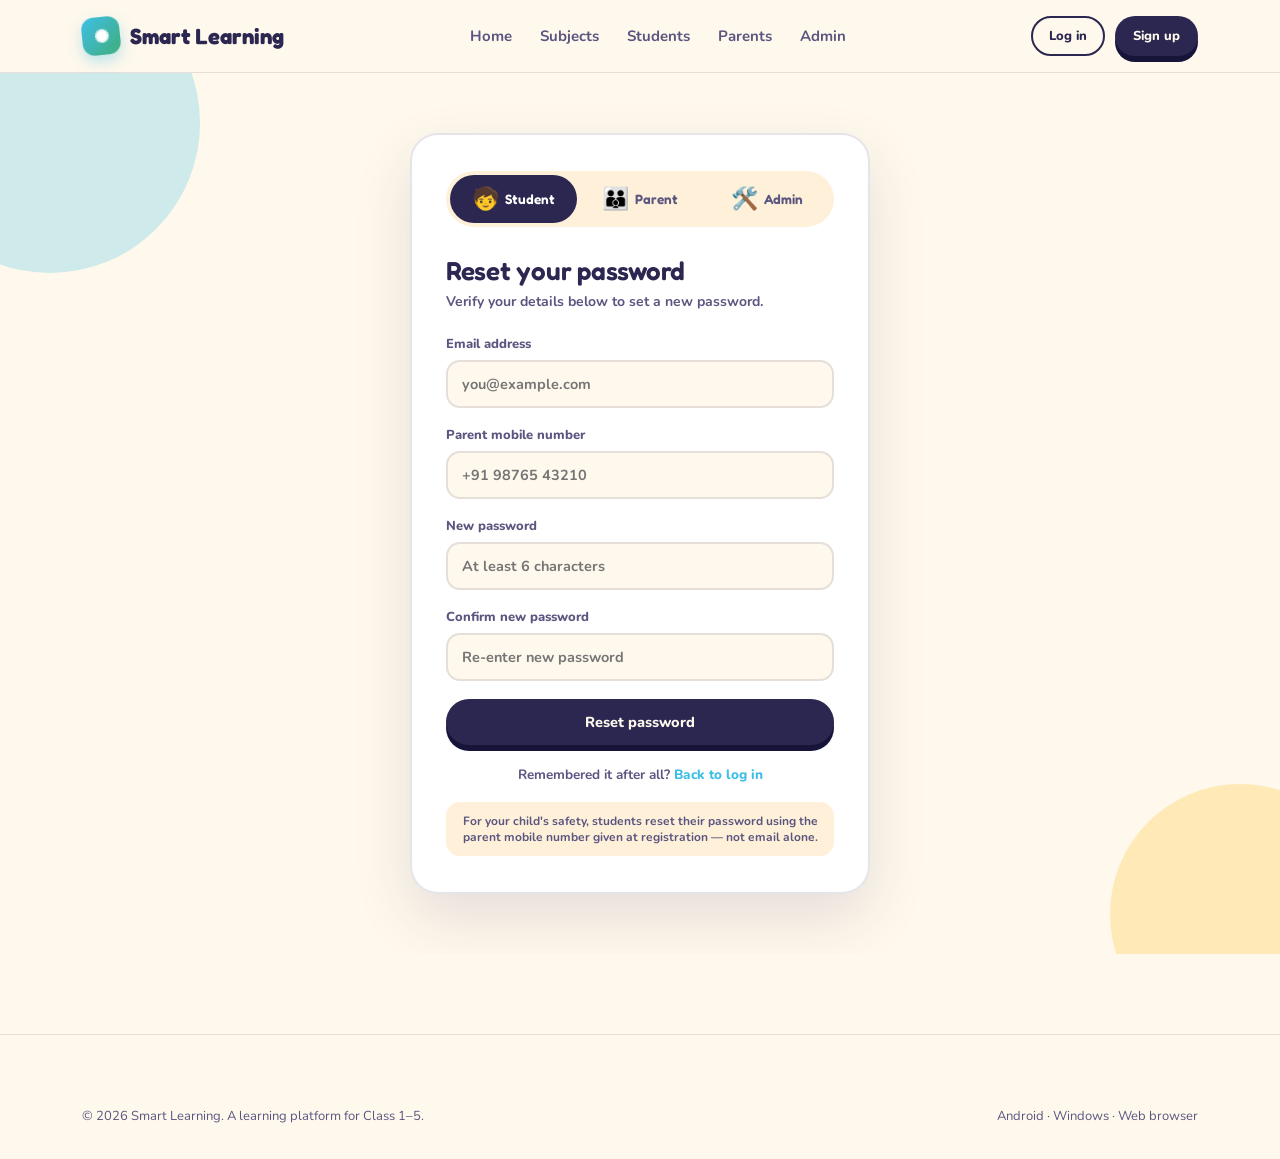
<file: frontend/forgot-password.html>
<!DOCTYPE html>
<html lang="en">
<head>
<meta charset="UTF-8">
<meta name="viewport" content="width=device-width, initial-scale=1.0">
<title>Forgot password — Smart Learning</title>
<link rel="preconnect" href="https://fonts.googleapis.com">
<link href="https://fonts.googleapis.com/css2?family=Fredoka:wght@400;500;600;700&family=Nunito:wght@400;600;700;800&display=swap" rel="stylesheet">
<link rel="stylesheet" href="styles.css">
<script src="js/api.js"></script>
<style>
  .auth-shell .blob-a{width:300px;height:300px; background:var(--sky); top:-100px; left:-100px; opacity:.25;}
  .auth-shell .blob-b{width:260px;height:260px; background:var(--yellow); bottom:-90px; right:-90px; opacity:.3;}
  .role-icon{font-size:22px; margin-bottom:2px;}
  .auth-head{margin-bottom:24px;}
  .auth-head h1{font-size:26px; margin-bottom:6px;}
  .auth-head p{font-size:14px; color:var(--ink-soft); font-weight:700;}
  .demo-note{background:var(--paper-soft); border-radius:14px; padding:11px 14px; font-size:12px; font-weight:700; color:var(--ink-soft); margin-top:18px; text-align:center;}
</style>
</head>
<body>

<header class="site">
  <div class="wrap">
    <nav class="site-nav">
      <a class="logo" href="index.html"><div class="logo-mark">✺</div>Smart Learning</a>
      <div class="nav-links">
        <a href="index.html">Home</a>
        <a href="index.html#subjects">Subjects</a>
        <a href="student-dashboard.html">Students</a>
        <a href="parent-dashboard.html">Parents</a>
        <a href="admin-dashboard.html">Admin</a>
      </div>
      <div class="nav-ctas">
        <a class="btn btn-ghost btn-sm" href="login.html">Log in</a>
        <a class="btn btn-primary btn-sm" href="register.html">Sign up</a>
      </div>
    </nav>
  </div>
</header>

<div class="auth-shell">
  <div class="blob auth-shell-blob blob-a"></div>
  <div class="blob auth-shell-blob blob-b"></div>

  <div class="auth-card">
    <div class="role-tabs" id="roleTabs">
      <button type="button" class="active" data-role="student"><span class="role-icon">🧒</span>Student</button>
      <button type="button" data-role="parent"><span class="role-icon">👪</span>Parent</button>
      <button type="button" data-role="admin"><span class="role-icon">🛠️</span>Admin</button>
    </div>

    <div class="auth-head">
      <h1>Reset your password</h1>
      <p id="headSub">Verify your details below to set a new password.</p>
    </div>

    <div class="form-msg" id="formMsg"></div>

    <form id="resetForm" onsubmit="handleReset(event)">
      <div class="field">
        <label>Email address</label>
        <input type="email" id="resetEmail" placeholder="you@example.com" required>
      </div>

      <div class="field" id="verifyFieldWrap">
        <label id="verifyLabel">Parent mobile number</label>
        <input type="tel" id="resetVerify" placeholder="+91 98765 43210">
      </div>

      <div class="field">
        <label>New password</label>
        <input type="password" id="resetPassword" placeholder="At least 6 characters" required minlength="6">
      </div>
      <div class="field">
        <label>Confirm new password</label>
        <input type="password" id="resetPasswordConfirm" placeholder="Re-enter new password" required minlength="6">
      </div>

      <button type="submit" class="btn btn-primary btn-block">Reset password</button>
    </form>

    <p class="auth-foot">Remembered it after all? <a href="login.html">Back to log in</a></p>
    <div class="demo-note" id="verifyExplainer">
      For your child's safety, students reset their password using the parent mobile number given at registration — not email alone.
    </div>
  </div>
</div>

<footer class="site">
  <div class="wrap foot-bottom" style="border-top:none; margin-top:0;">
    <span>© 2026 Smart Learning. A learning platform for Class 1–5.</span>
    <span>Android · Windows · Web browser</span>
  </div>
</footer>

<script>
  let currentRole = 'student';
  const roleContent = {
    student: { sub: "Verify your details below to set a new password.", verifyLabel: "Parent mobile number", verifyPlaceholder: "+91 98765 43210", explainer: "For your child's safety, students reset their password using the parent mobile number given at registration — not email alone." },
    parent:  { sub: "Verify your details below to set a new password.", verifyLabel: "Your mobile number", verifyPlaceholder: "+91 98765 43210", explainer: "Enter the mobile number you used when you registered as a parent." },
    admin:   { sub: "Reset the administrator password.", verifyLabel: "", verifyPlaceholder: "", explainer: "Only the registered admin email is required. Keep this credential secure." },
  };

  document.querySelectorAll('#roleTabs button').forEach(btn=>{
    btn.addEventListener('click', ()=>{
      document.querySelectorAll('#roleTabs button').forEach(b=>b.classList.remove('active'));
      btn.classList.add('active');
      currentRole = btn.dataset.role;
      applyRole();
    });
  });

  function applyRole(){
    const c = roleContent[currentRole];
    document.getElementById('headSub').textContent = c.sub;
    document.getElementById('verifyExplainer').textContent = c.explainer;
    const wrap = document.getElementById('verifyFieldWrap');
    if (currentRole === 'admin') {
      wrap.style.display = 'none';
    } else {
      wrap.style.display = 'block';
      document.getElementById('verifyLabel').textContent = c.verifyLabel;
      document.getElementById('resetVerify').placeholder = c.verifyPlaceholder;
    }
  }
  applyRole();

  async function handleReset(e){
    e.preventDefault();
    const msg = document.getElementById('formMsg');
    const email = document.getElementById('resetEmail').value.trim();
    const verifyValue = document.getElementById('resetVerify').value.trim();
    const password = document.getElementById('resetPassword').value;
    const confirm = document.getElementById('resetPasswordConfirm').value;

    if (password !== confirm) {
      msg.textContent = '✗ Passwords do not match.';
      msg.style.background = '#ffe3e3'; msg.style.color = '#a30000';
      msg.classList.add('show');
      return;
    }

    const result = await apiPost('reset_password.php', {
      role: currentRole, email, verify_value: verifyValue, new_password: password
    });

    if (result.success) {
      msg.textContent = '✓ ' + result.message;
      msg.style.background = ''; msg.style.color = '';
      msg.classList.add('show');
      setTimeout(()=>{ window.location.href = 'login.html'; }, 1200);
    } else {
      msg.textContent = '✗ ' + result.message;
      msg.style.background = '#ffe3e3'; msg.style.color = '#a30000';
      msg.classList.add('show');
    }
  }
</script>

</body>
</html>
</file>
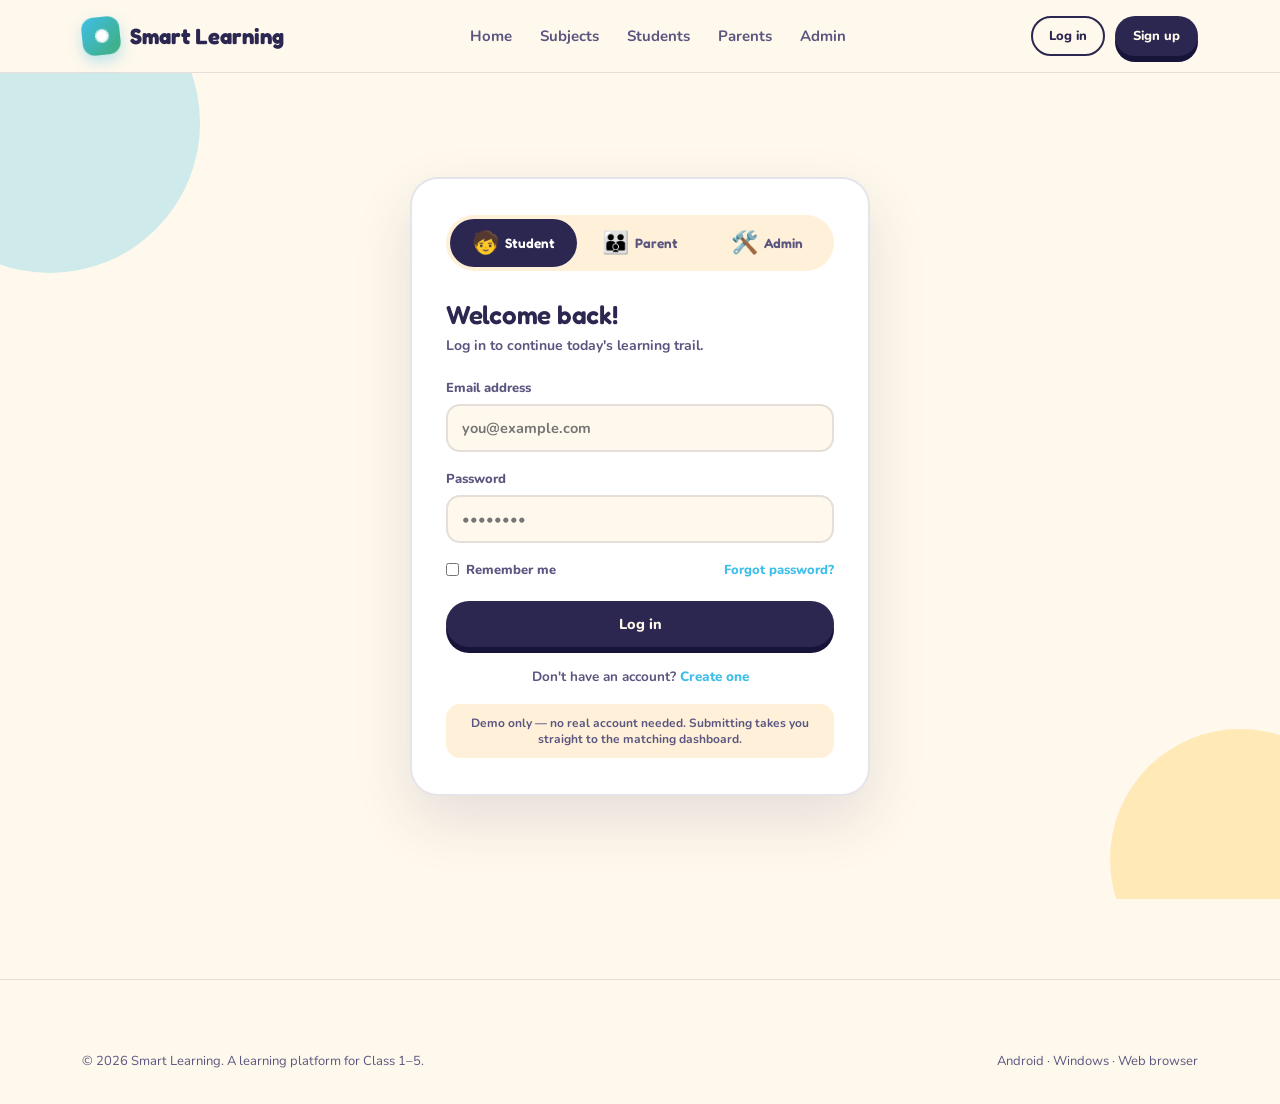
<file: frontend/login.html>
<!DOCTYPE html>
<html lang="en">
<head>
<meta charset="UTF-8">
<meta name="viewport" content="width=device-width, initial-scale=1.0">
<title>Log in — Smart Learning</title>
<link rel="preconnect" href="https://fonts.googleapis.com">
<link href="https://fonts.googleapis.com/css2?family=Fredoka:wght@400;500;600;700&family=Nunito:wght@400;600;700;800&display=swap" rel="stylesheet">
<link rel="stylesheet" href="styles.css">
<script src="js/api.js"></script>
<style>
  .auth-shell .blob-a{width:300px;height:300px; background:var(--sky); top:-100px; left:-100px; opacity:.25;}
  .auth-shell .blob-b{width:260px;height:260px; background:var(--yellow); bottom:-90px; right:-90px; opacity:.3;}
  .role-icon{font-size:22px; margin-bottom:2px;}
  .auth-head{margin-bottom:24px;}
  .auth-head h1{font-size:26px; margin-bottom:6px;}
  .auth-head p{font-size:14px; color:var(--ink-soft); font-weight:700;}
  .remember-row{display:flex; align-items:center; justify-content:space-between; margin-bottom:22px; font-size:13px; font-weight:800;}
  .remember-row label{display:flex; align-items:center; gap:7px; color:var(--ink-soft); cursor:pointer;}
  .remember-row a{color:var(--sky);}
  .demo-note{background:var(--paper-soft); border-radius:14px; padding:11px 14px; font-size:12px; font-weight:700; color:var(--ink-soft); margin-top:18px; text-align:center;}
</style>
</head>
<body>

<header class="site">
  <div class="wrap">
    <nav class="site-nav">
      <a class="logo" href="index.html"><div class="logo-mark">✺</div>Smart Learning</a>
      <div class="nav-links">
        <a href="index.html">Home</a>
        <a href="index.html#subjects">Subjects</a>
        <a href="student-dashboard.html">Students</a>
        <a href="parent-dashboard.html">Parents</a>
        <a href="admin-dashboard.html">Admin</a>
      </div>
      <div class="nav-ctas">
        <a class="btn btn-ghost btn-sm" href="login.html">Log in</a>
        <a class="btn btn-primary btn-sm" href="register.html">Sign up</a>
      </div>
    </nav>
  </div>
</header>

<div class="auth-shell">
  <div class="blob auth-shell-blob blob-a"></div>
  <div class="blob auth-shell-blob blob-b"></div>

  <div class="auth-card">
    <div class="role-tabs" id="roleTabs">
      <button type="button" class="active" data-role="student"><span class="role-icon">🧒</span>Student</button>
      <button type="button" data-role="parent"><span class="role-icon">👪</span>Parent</button>
      <button type="button" data-role="admin"><span class="role-icon">🛠️</span>Admin</button>
    </div>

    <div class="auth-head">
      <h1 id="headTitle">Welcome back!</h1>
      <p id="headSub">Log in to continue today's learning trail.</p>
    </div>

    <div class="form-msg" id="formMsg">✓ Looks good — taking you to your dashboard…</div>

    <form id="loginForm" onsubmit="handleLogin(event)">
      <div class="field">
        <label>Email address</label>
        <input type="email" id="loginEmail" placeholder="you@example.com" required>
      </div>
      <div class="field">
        <label>Password</label>
        <input type="password" id="loginPassword" placeholder="••••••••" required>
      </div>
      <div class="remember-row">
        <label><input type="checkbox" style="width:auto;"> Remember me</label>
        <a href="forgot-password.html">Forgot password?</a>
      </div>
      <button type="submit" class="btn btn-primary btn-block">Log in</button>
    </form>

    <p class="auth-foot">Don't have an account? <a href="register.html">Create one</a></p>
    <div class="demo-note">Demo only — no real account needed. Submitting takes you straight to the matching dashboard.</div>
  </div>
</div>

<footer class="site">
  <div class="wrap foot-bottom" style="border-top:none; margin-top:0;">
    <span>© 2026 Smart Learning. A learning platform for Class 1–5.</span>
    <span>Android · Windows · Web browser</span>
  </div>
</footer>

<script>
  let currentRole = 'student';
  const roleContent = {
    student: {title:"Welcome back, learner!", sub:"Log in to continue today's learning trail.", dest:"student-dashboard.html"},
    parent:  {title:"Welcome back!", sub:"Log in to see your child's latest progress.", dest:"parent-dashboard.html"},
    admin:   {title:"Administrator sign-in", sub:"Manage students, subjects and content.", dest:"admin-dashboard.html"}
  };
  document.querySelectorAll('#roleTabs button').forEach(btn=>{
    btn.addEventListener('click', ()=>{
      document.querySelectorAll('#roleTabs button').forEach(b=>b.classList.remove('active'));
      btn.classList.add('active');
      currentRole = btn.dataset.role;
      document.getElementById('headTitle').textContent = roleContent[currentRole].title;
      document.getElementById('headSub').textContent = roleContent[currentRole].sub;
    });
  });
  async function handleLogin(e){
    e.preventDefault();
    const msg = document.getElementById('formMsg');
    const email = document.getElementById('loginEmail').value.trim();
    const password = document.getElementById('loginPassword').value;

    const result = await apiPost('login.php', { role: currentRole, email, password });

    if (result.success) {
      msg.textContent = '✓ ' + result.message + ' Redirecting…';
      msg.classList.add('show');
      setTimeout(()=>{ window.location.href = roleContent[currentRole].dest; }, 500);
    } else {
      msg.textContent = '✗ ' + result.message;
      msg.style.background = '#ffe3e3';
      msg.style.color = '#a30000';
      msg.classList.add('show');
    }
  }
</script>

</body>
</html>
</file>
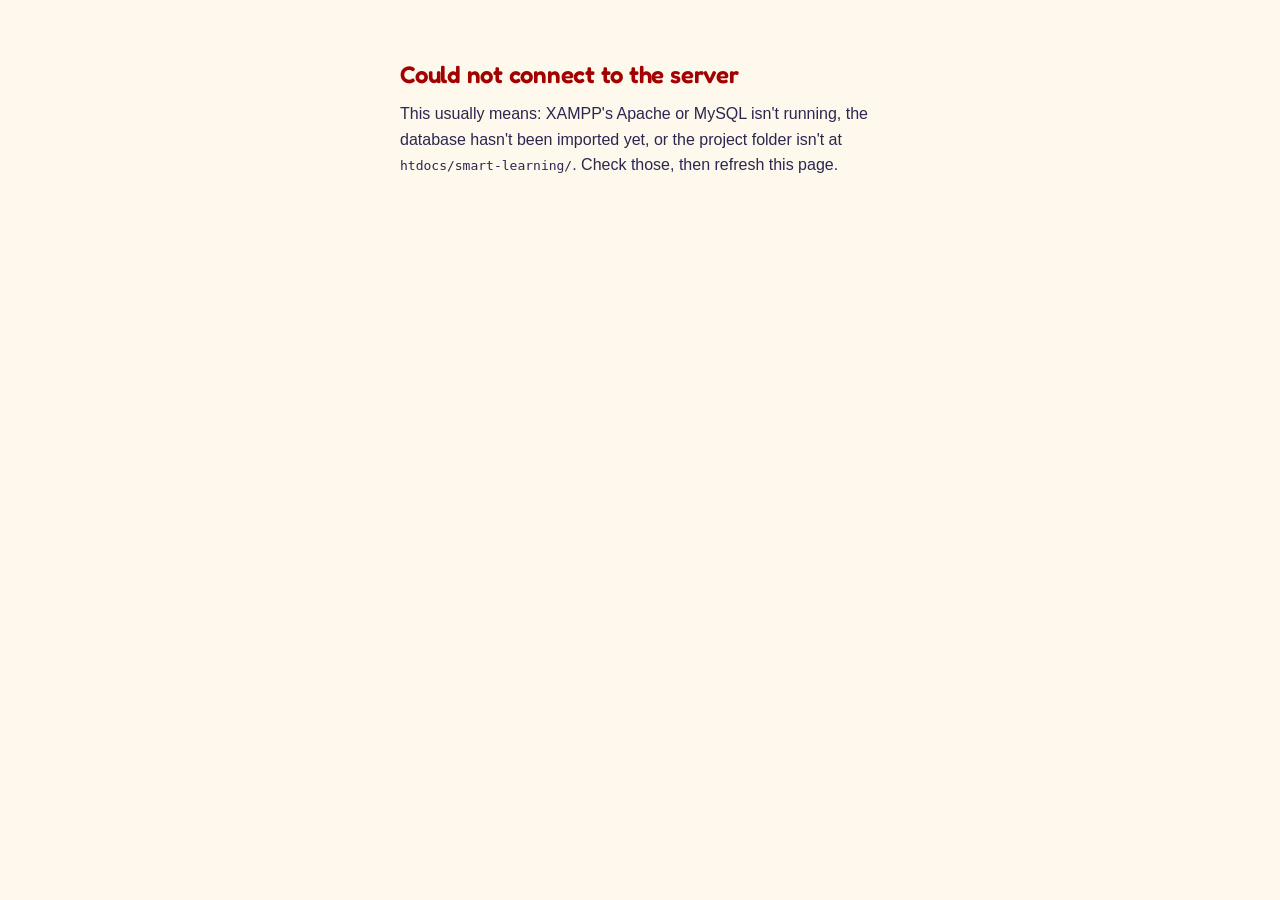
<file: frontend/parent-dashboard.html>
<!DOCTYPE html>
<html lang="en">
<head>
<meta charset="UTF-8">
<meta name="viewport" content="width=device-width, initial-scale=1.0">
<title>Parent Dashboard — Smart Learning</title>
<link rel="preconnect" href="https://fonts.googleapis.com">
<link href="https://fonts.googleapis.com/css2?family=Fredoka:wght@400;500;600;700&family=Nunito:wght@400;600;700;800&display=swap" rel="stylesheet">
<link rel="stylesheet" href="styles.css">
<link rel="stylesheet" href="css/parent-dashboard.css">
<script src="js/api.js"></script>
</head>
<body>

<div class="dash-shell">
  <aside class="sidebar" id="sidebar">
    <a class="logo" href="index.html"><div class="logo-mark">✺</div>Smart Learning</a>

    <div class="side-section">
      <div class="side-label">Monitor</div>
      <a class="side-link active" href="#"><span class="ic">🏠</span>Overview</a>
      <a class="side-link" href="#progress"><span class="ic">📊</span>Subject Progress</a>
      <a class="side-link" href="#quizzes"><span class="ic">📝</span>Quiz Results</a>
      <a class="side-link" href="#notifications"><span class="ic">🔔</span>Notifications</a>
    </div>
    <div class="side-section">
      <div class="side-label">Account</div>
      <a class="side-link" href="#"><span class="ic">👪</span>Linked Children</a>
      <a class="side-link" href="#"><span class="ic">⚙️</span>Settings</a>
      <a class="side-link" href="index.html"><span class="ic">↩️</span>Back to site</a>
    </div>

    <div class="sidebar-foot">
      <div class="side-user">
        <div class="avatar" style="background:var(--coral);">👩</div>
        <div><div class="nm" id="parentName">Parent</div><div class="rl">Parent</div></div>
      </div>
      <a href="login.html" class="side-link" style="margin-top:6px;"><span class="ic">🚪</span>Log out</a>
    </div>
  </aside>

  <div class="main">
    <div class="topbar">
      <div>
        <h1>Family overview</h1>
        <div class="sub" id="familySub">Loading…</div>
      </div>
      <a href="student-dashboard.html" class="btn btn-ghost btn-sm">View as student</a>
    </div>

    <div class="content">

      <div class="child-switch" id="childSwitch">
        <span style="color:var(--ink-soft); font-weight:700;">Loading children…</span>
      </div>

      <div id="linkChildForm" style="display:none; background:var(--paper-soft); border-radius:14px; padding:16px; margin-bottom:20px;">
        <div class="field"><label>Child's login email (the email they registered with)</label><input type="email" id="linkChildEmail"></div>
        <button class="btn btn-primary btn-sm" onclick="linkChild()">Link child</button>
        <span id="linkChildMsg" style="margin-left:10px; font-weight:700; font-size:13px;"></span>
      </div>

      <div class="stat-grid">
        <div class="stat-card card c1"><div class="ic">⏱️</div><div class="num" id="statMinutes">–</div><div class="lbl">Learning time (all-time)</div></div>
        <div class="stat-card card c2"><div class="ic">📝</div><div class="num" id="statQuizCount">–</div><div class="lbl">Quizzes attempted</div></div>
        <div class="stat-card card c3"><div class="ic">🎯</div><div class="num" id="statAvgScore">–</div><div class="lbl">Avg. quiz score</div></div>
        <div class="stat-card card c4"><div class="ic">📚</div><div class="num" id="statLessons">–</div><div class="lbl">Lessons completed</div></div>
      </div>

      <div class="two-col">
        <div class="panel">
          <div class="panel-head">
            <h3>Learning activity</h3>
            <div class="seg" id="activitySeg">
              <span class="active" data-range="week" onclick="setActivityRange('week')">Week</span>
              <span data-range="month" onclick="setActivityRange('month')">Month</span>
            </div>
          </div>
          <div class="chart-row" id="activityChartRow">
            <span style="color:var(--ink-soft); font-weight:700;">Loading…</span>
          </div>
        </div>

        <div class="panel" id="progress">
          <div class="panel-head"><h3>Subject-wise progress</h3></div>
          <div id="subjectProgressList"><span style="color:var(--ink-soft); font-weight:700;">Loading…</span></div>
        </div>
      </div>

      <div class="two-col">
        <div class="panel" id="quizzes">
          <div class="panel-head"><h3>Quiz results</h3></div>
          <table>
            <thead><tr><th>Quiz</th><th>Subject</th><th>Date</th><th>Score</th></tr></thead>
            <tbody id="parentQuizBody">
              <tr><td colspan="4" style="text-align:center; color:var(--ink-soft);">Loading…</td></tr>
            </tbody>
          </table>
        </div>

        <div class="panel" id="notifications">
          <div class="panel-head"><h3>Notifications</h3></div>
          <div id="parentNotifList"><span style="color:var(--ink-soft); font-weight:700;">Loading…</span></div>
        </div>
      </div>

    </div>
  </div>
</div>

<script src="js/parent-dashboard.js"></script>
</body>
</html>
</file>
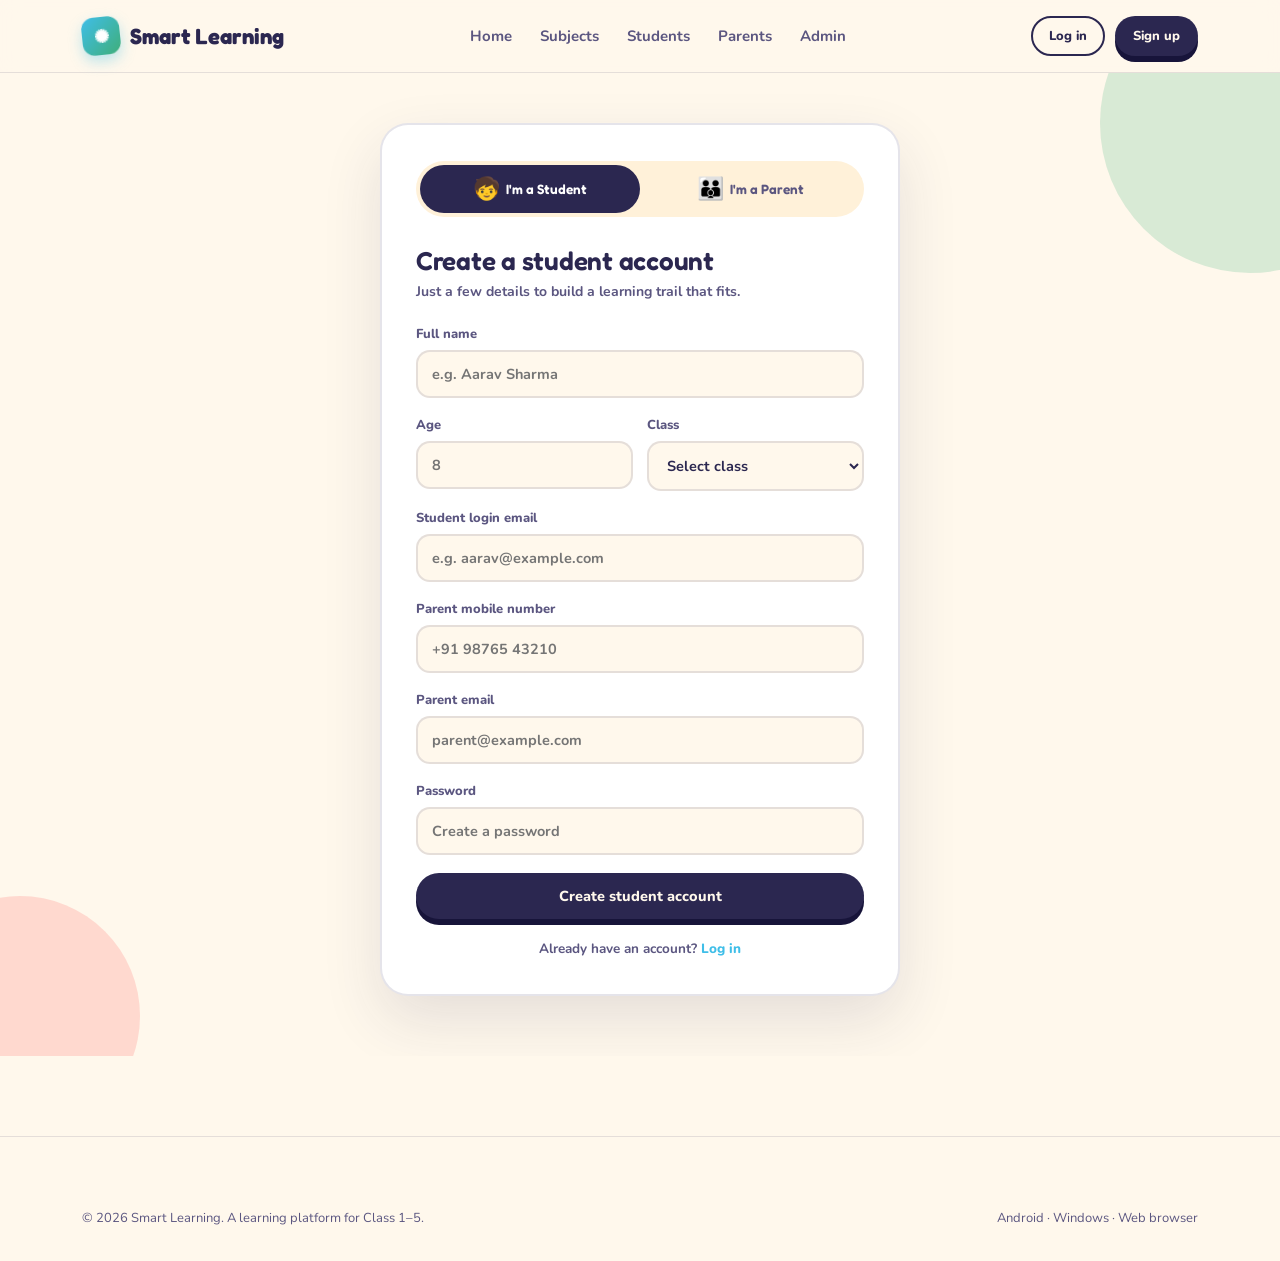
<file: frontend/register.html>
<!DOCTYPE html>
<html lang="en">
<head>
<meta charset="UTF-8">
<meta name="viewport" content="width=device-width, initial-scale=1.0">
<title>Create an account — Smart Learning</title>
<link rel="preconnect" href="https://fonts.googleapis.com">
<link href="https://fonts.googleapis.com/css2?family=Fredoka:wght@400;500;600;700&family=Nunito:wght@400;600;700;800&display=swap" rel="stylesheet">
<link rel="stylesheet" href="styles.css">
<script src="js/api.js"></script>
<style>
  .auth-shell{align-items:flex-start; padding-top:50px;}
  .auth-card{max-width:520px;}
  .auth-shell .blob-a{width:300px;height:300px; background:var(--leaf); top:-100px; right:-120px; opacity:.2;}
  .auth-shell .blob-b{width:240px;height:240px; background:var(--coral); bottom:-80px; left:-100px; opacity:.22;}
  .role-icon{font-size:22px; margin-bottom:2px;}
  .auth-head{margin-bottom:24px;}
  .auth-head h1{font-size:26px; margin-bottom:6px;}
  .auth-head p{font-size:14px; color:var(--ink-soft); font-weight:700;}
  .panel-group{display:none;}
  .panel-group.active{display:block;}
</style>
</head>
<body>

<header class="site">
  <div class="wrap">
    <nav class="site-nav">
      <a class="logo" href="index.html"><div class="logo-mark">✺</div>Smart Learning</a>
      <div class="nav-links">
        <a href="index.html">Home</a>
        <a href="index.html#subjects">Subjects</a>
        <a href="student-dashboard.html">Students</a>
        <a href="parent-dashboard.html">Parents</a>
        <a href="admin-dashboard.html">Admin</a>
      </div>
      <div class="nav-ctas">
        <a class="btn btn-ghost btn-sm" href="login.html">Log in</a>
        <a class="btn btn-primary btn-sm" href="register.html">Sign up</a>
      </div>
    </nav>
  </div>
</header>

<div class="auth-shell">
  <div class="blob auth-shell-blob blob-a"></div>
  <div class="blob auth-shell-blob blob-b"></div>

  <div class="auth-card">
    <div class="role-tabs" id="roleTabs">
      <button type="button" class="active" data-role="student"><span class="role-icon">🧒</span>I'm a Student</button>
      <button type="button" data-role="parent"><span class="role-icon">👪</span>I'm a Parent</button>
    </div>

    <div class="form-msg" id="formMsg">✓ Account created — taking you to your dashboard…</div>

    <!-- STUDENT REGISTRATION — FR1 -->
    <div class="panel-group active" id="panel-student">
      <div class="auth-head">
        <h1>Create a student account</h1>
        <p>Just a few details to build a learning trail that fits.</p>
      </div>
      <form id="studentForm" onsubmit="handleStudentRegister(event)">
        <div class="field"><label>Full name</label><input type="text" id="stuName" placeholder="e.g. Aarav Sharma" required></div>
        <div class="field-row">
          <div class="field"><label>Age</label><input type="number" id="stuAge" min="6" max="11" placeholder="8" required></div>
          <div class="field"><label>Class</label>
            <select id="stuClass" required>
              <option value="">Select class</option>
            </select>
          </div>
        </div>
        <div class="field"><label>Student login email</label><input type="email" id="stuEmail" placeholder="e.g. aarav@example.com" required></div>
        <div class="field"><label>Parent mobile number</label><input type="tel" id="stuParentMobile" placeholder="+91 98765 43210" required></div>
        <div class="field"><label>Parent email</label><input type="email" id="stuParentEmail" placeholder="parent@example.com" required></div>
        <div class="field"><label>Password</label><input type="password" id="stuPassword" placeholder="Create a password" required></div>
        <button type="submit" class="btn btn-primary btn-block">Create student account</button>
      </form>
    </div>

    <!-- PARENT REGISTRATION — FR2 -->
    <div class="panel-group" id="panel-parent">
      <div class="auth-head">
        <h1>Create a parent account</h1>
        <p>Register, then link your child's profile to start monitoring.</p>
      </div>
      <form id="parentForm" onsubmit="handleParentRegister(event)">
        <div class="field"><label>Full name</label><input type="text" id="parName" placeholder="e.g. Priya Sharma" required></div>
        <div class="field"><label>Mobile number</label><input type="tel" id="parMobile" placeholder="+91 98765 43210" required></div>
        <div class="field"><label>Email address</label><input type="email" id="parEmail" placeholder="you@example.com" required></div>
        <div class="field"><label>Password</label><input type="password" id="parPassword" placeholder="Create a password" required></div>
        <button type="submit" class="btn btn-primary btn-block">Create parent account</button>
      </form>
    </div>

    <p class="auth-foot">Already have an account? <a href="login.html">Log in</a></p>
  </div>
</div>

<footer class="site">
  <div class="wrap foot-bottom" style="border-top:none; margin-top:0;">
    <span>© 2026 Smart Learning. A learning platform for Class 1–5.</span>
    <span>Android · Windows · Web browser</span>
  </div>
</footer>

<script>
  (async function loadClassOptions(){
    const res = await apiGet('classes.php');
    if (!res.success) return;
    const sel = document.getElementById('stuClass');
    sel.innerHTML = '<option value="">Select class</option>' +
      res.classes.map(c => `<option>${c}</option>`).join('');
  })();

  document.querySelectorAll('#roleTabs button').forEach(btn=>{
    btn.addEventListener('click', ()=>{
      document.querySelectorAll('#roleTabs button').forEach(b=>b.classList.remove('active'));
      btn.classList.add('active');
      document.querySelectorAll('.panel-group').forEach(p=>p.classList.remove('active'));
      document.getElementById('panel-'+btn.dataset.role).classList.add('active');
    });
  });
  function showMsg(text, ok){
    const msg = document.getElementById('formMsg');
    msg.textContent = (ok ? '✓ ' : '✗ ') + text;
    msg.style.background = ok ? '' : '#ffe3e3';
    msg.style.color = ok ? '' : '#a30000';
    msg.classList.add('show');
  }

  async function handleStudentRegister(e){
    e.preventDefault();
    const payload = {
      name: document.getElementById('stuName').value.trim(),
      age: document.getElementById('stuAge').value,
      class: document.getElementById('stuClass').value,
      email: document.getElementById('stuEmail').value.trim(),
      parent_mobile: document.getElementById('stuParentMobile').value.trim(),
      parent_email: document.getElementById('stuParentEmail').value.trim(),
      password: document.getElementById('stuPassword').value,
    };
    const result = await apiPost('register_student.php', payload);
    showMsg(result.message, result.success);
    if (result.success) setTimeout(()=>{ window.location.href = 'login.html'; }, 900);
  }

  async function handleParentRegister(e){
    e.preventDefault();
    const payload = {
      name: document.getElementById('parName').value.trim(),
      mobile: document.getElementById('parMobile').value.trim(),
      email: document.getElementById('parEmail').value.trim(),
      password: document.getElementById('parPassword').value,
    };
    const result = await apiPost('register_parent.php', payload);
    showMsg(result.message, result.success);
    if (result.success) setTimeout(()=>{ window.location.href = 'login.html'; }, 900);
  }
</script>

</body>
</html>
</file>
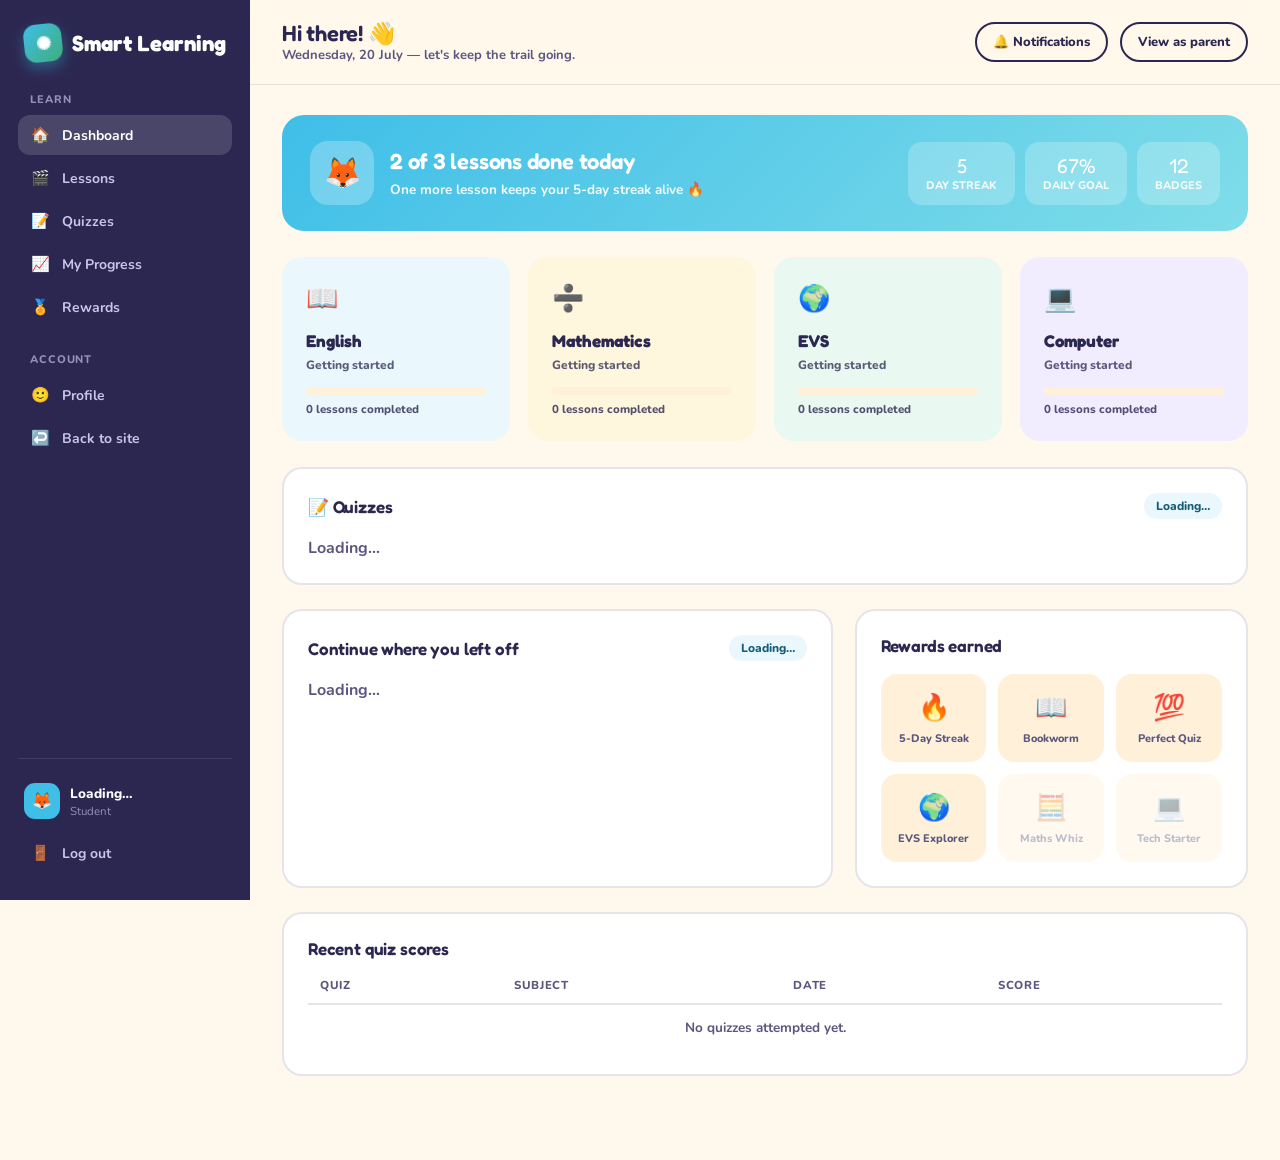
<file: frontend/student-dashboard.html>
<!DOCTYPE html>
<html lang="en">
<head>
<meta charset="UTF-8">
<meta name="viewport" content="width=device-width, initial-scale=1.0">
<title>Student Dashboard — Smart Learning</title>
<link rel="preconnect" href="https://fonts.googleapis.com">
<link href="https://fonts.googleapis.com/css2?family=Fredoka:wght@400;500;600;700&family=Nunito:wght@400;600;700;800&display=swap" rel="stylesheet">
<link rel="stylesheet" href="styles.css">
<link rel="stylesheet" href="css/student-dashboard.css">
<script src="js/api.js"></script>
</head>
<body>

<div class="dash-shell">
  <aside class="sidebar" id="sidebar">
    <a class="logo" href="index.html"><div class="logo-mark">✺</div>Smart Learning</a>

    <div class="side-section">
      <div class="side-label">Learn</div>
      <a class="side-link active" href="#"><span class="ic">🏠</span>Dashboard</a>
      <a class="side-link" href="#lessons"><span class="ic">🎬</span>Lessons</a>
      <a class="side-link" href="#allQuizzes"><span class="ic">📝</span>Quizzes</a>
      <a class="side-link" href="#progress"><span class="ic">📈</span>My Progress</a>
      <a class="side-link" href="#badges"><span class="ic">🏅</span>Rewards</a>
    </div>
    <div class="side-section">
      <div class="side-label">Account</div>
      <a class="side-link" href="#"><span class="ic">🙂</span>Profile</a>
      <a class="side-link" href="index.html"><span class="ic">↩️</span>Back to site</a>
    </div>

    <div class="sidebar-foot">
      <div class="side-user">
        <div class="avatar">🦊</div>
        <div><div class="nm" id="sideName">Loading…</div><div class="rl" id="sideClass">Student</div></div>
      </div>
      <a href="login.html" class="side-link" style="margin-top:6px;"><span class="ic">🚪</span>Log out</a>
    </div>
  </aside>

  <div class="main">
    <div class="topbar">
      <div>
        <h1 id="greetingH1">Hi there! 👋</h1>
        <div class="sub">Wednesday, 20 July — let's keep the trail going.</div>
      </div>
      <div style="display:flex; align-items:center; gap:12px;">
        <div style="position:relative;">
          <button id="notifBellBtn" class="btn btn-ghost btn-sm" style="position:relative;" onclick="toggleNotifPanel()">
            🔔 Notifications
            <span id="notifBadge" style="display:none; position:absolute; top:-6px; right:-6px; background:#B0332D; color:white; font-size:10.5px; font-weight:800; border-radius:999px; padding:2px 6px; min-width:16px; text-align:center;">0</span>
          </button>
          <div id="notifPanel" class="panel" style="display:none; position:absolute; right:0; top:calc(100% + 8px); width:320px; max-height:380px; overflow-y:auto; z-index:1000; box-shadow:0 12px 32px rgba(0,0,0,.14); padding:16px;">
            <div class="panel-head" style="margin-bottom:10px;">
              <h3 style="font-size:15px;">Notifications</h3>
              <a href="#" class="tag-pill badge-blue" onclick="markAllNotifsRead(); return false;">Mark all read</a>
            </div>
            <div id="notifList"><span style="color:var(--ink-soft); font-weight:700;">Loading…</span></div>
          </div>
        </div>
        <a href="parent-dashboard.html" class="btn btn-ghost btn-sm">View as parent</a>
      </div>
    </div>

    <div class="content">

      <div class="welcome-card">
        <div style="display:flex; align-items:center; gap:16px;">
          <div class="welcome-avatar">🦊</div>
          <div>
            <h2>2 of 3 lessons done today</h2>
            <p>One more lesson keeps your 5-day streak alive 🔥</p>
          </div>
        </div>
        <div style="display:flex; gap:10px;">
          <div class="goal-chip"><div class="n">5</div><div class="l">Day streak</div></div>
          <div class="goal-chip"><div class="n">67%</div><div class="l">Daily goal</div></div>
          <div class="goal-chip"><div class="n">12</div><div class="l">Badges</div></div>
        </div>
      </div>

      <div class="subj-grid" id="lessons">
        <div class="subj-card" data-subject="English" onclick="openSubject(this)" style="background:#EAF8FD; cursor:pointer;">
          <div class="ic">📖</div><h4>English</h4><div class="meta" data-field="meta">Getting started</div>
          <div class="bar-track"><div class="bar-fill" data-field="bar" style="width:0%; background:var(--sky);"></div></div>
          <div class="pct-lbl" data-field="pct">0 lessons completed</div>
        </div>
        <div class="subj-card" data-subject="Mathematics" onclick="openSubject(this)" style="background:#FFF6DE; cursor:pointer;">
          <div class="ic">➗</div><h4>Mathematics</h4><div class="meta" data-field="meta">Getting started</div>
          <div class="bar-track"><div class="bar-fill" data-field="bar" style="width:0%; background:var(--yellow);"></div></div>
          <div class="pct-lbl" data-field="pct">0 lessons completed</div>
        </div>
        <div class="subj-card" data-subject="Environmental Studies (EVS)" onclick="openSubject(this)" style="background:#E9F8F0; cursor:pointer;">
          <div class="ic">🌍</div><h4>EVS</h4><div class="meta" data-field="meta">Getting started</div>
          <div class="bar-track"><div class="bar-fill" data-field="bar" style="width:0%; background:var(--leaf);"></div></div>
          <div class="pct-lbl" data-field="pct">0 lessons completed</div>
        </div>
        <div class="subj-card" data-subject="Basic Computer Knowledge" onclick="openSubject(this)" style="background:#F2ECFF; cursor:pointer;">
          <div class="ic">💻</div><h4>Computer</h4><div class="meta" data-field="meta">Getting started</div>
          <div class="bar-track"><div class="bar-fill" data-field="bar" style="width:0%; background:var(--violet);"></div></div>
          <div class="pct-lbl" data-field="pct">0 lessons completed</div>
        </div>
      </div>

      <div class="panel" id="subjectContentPanel" style="display:none; margin-top:20px;">
        <div class="panel-head"><h3 id="subjectContentTitle">Subject</h3>
          <button class="btn btn-ghost btn-sm" onclick="document.getElementById('subjectContentPanel').style.display='none'">Close</button>
        </div>
        <div id="subjectContentBody">Loading…</div>
      </div>

      <div class="panel" id="allQuizzes">
        <div class="panel-head"><h3>📝 Quizzes</h3><a href="#" class="tag-pill badge-blue" id="quizCountTag">Loading…</a></div>
        <div id="allQuizzesList"><span style="color:var(--ink-soft); font-weight:700;">Loading…</span></div>
      </div>

      <div class="two-col">
        <div class="panel" id="continueQueuePanel">
          <div class="panel-head"><h3>Continue where you left off</h3><a href="#" class="tag-pill badge-blue" id="queueCountTag">Loading…</a></div>
          <div id="continueQueueList"><span style="color:var(--ink-soft); font-weight:700;">Loading…</span></div>
        </div>

        <div class="panel" id="badges">
          <div class="panel-head"><h3>Rewards earned</h3></div>
          <div class="badge-grid">
            <div class="badge-item"><div class="em">🔥</div><span>5-Day Streak</span></div>
            <div class="badge-item"><div class="em">📖</div><span>Bookworm</span></div>
            <div class="badge-item"><div class="em">💯</div><span>Perfect Quiz</span></div>
            <div class="badge-item"><div class="em">🌍</div><span>EVS Explorer</span></div>
            <div class="badge-item locked"><div class="em">🧮</div><span>Maths Whiz</span></div>
            <div class="badge-item locked"><div class="em">💻</div><span>Tech Starter</span></div>
          </div>
        </div>
      </div>

      <div class="panel" id="progress">
        <div class="panel-head"><h3>Recent quiz scores</h3></div>
        <table>
          <thead><tr><th>Quiz</th><th>Subject</th><th>Date</th><th>Score</th></tr></thead>
          <tbody id="quizScoresBody">
            <tr><td colspan="4" style="text-align:center; color:var(--ink-soft);">No quizzes attempted yet.</td></tr>
          </tbody>
        </table>
      </div>

    </div>
  </div>
</div>

<div class="quiz-overlay" id="quizOverlay">
  <div class="quiz-card" id="quizCard">
    <!-- Filled dynamically by renderQuizQuestion() / renderQuizResult() -->
  </div>
</div>

<script src="js/student-dashboard.js"></script>
</body>
</html>
</file>
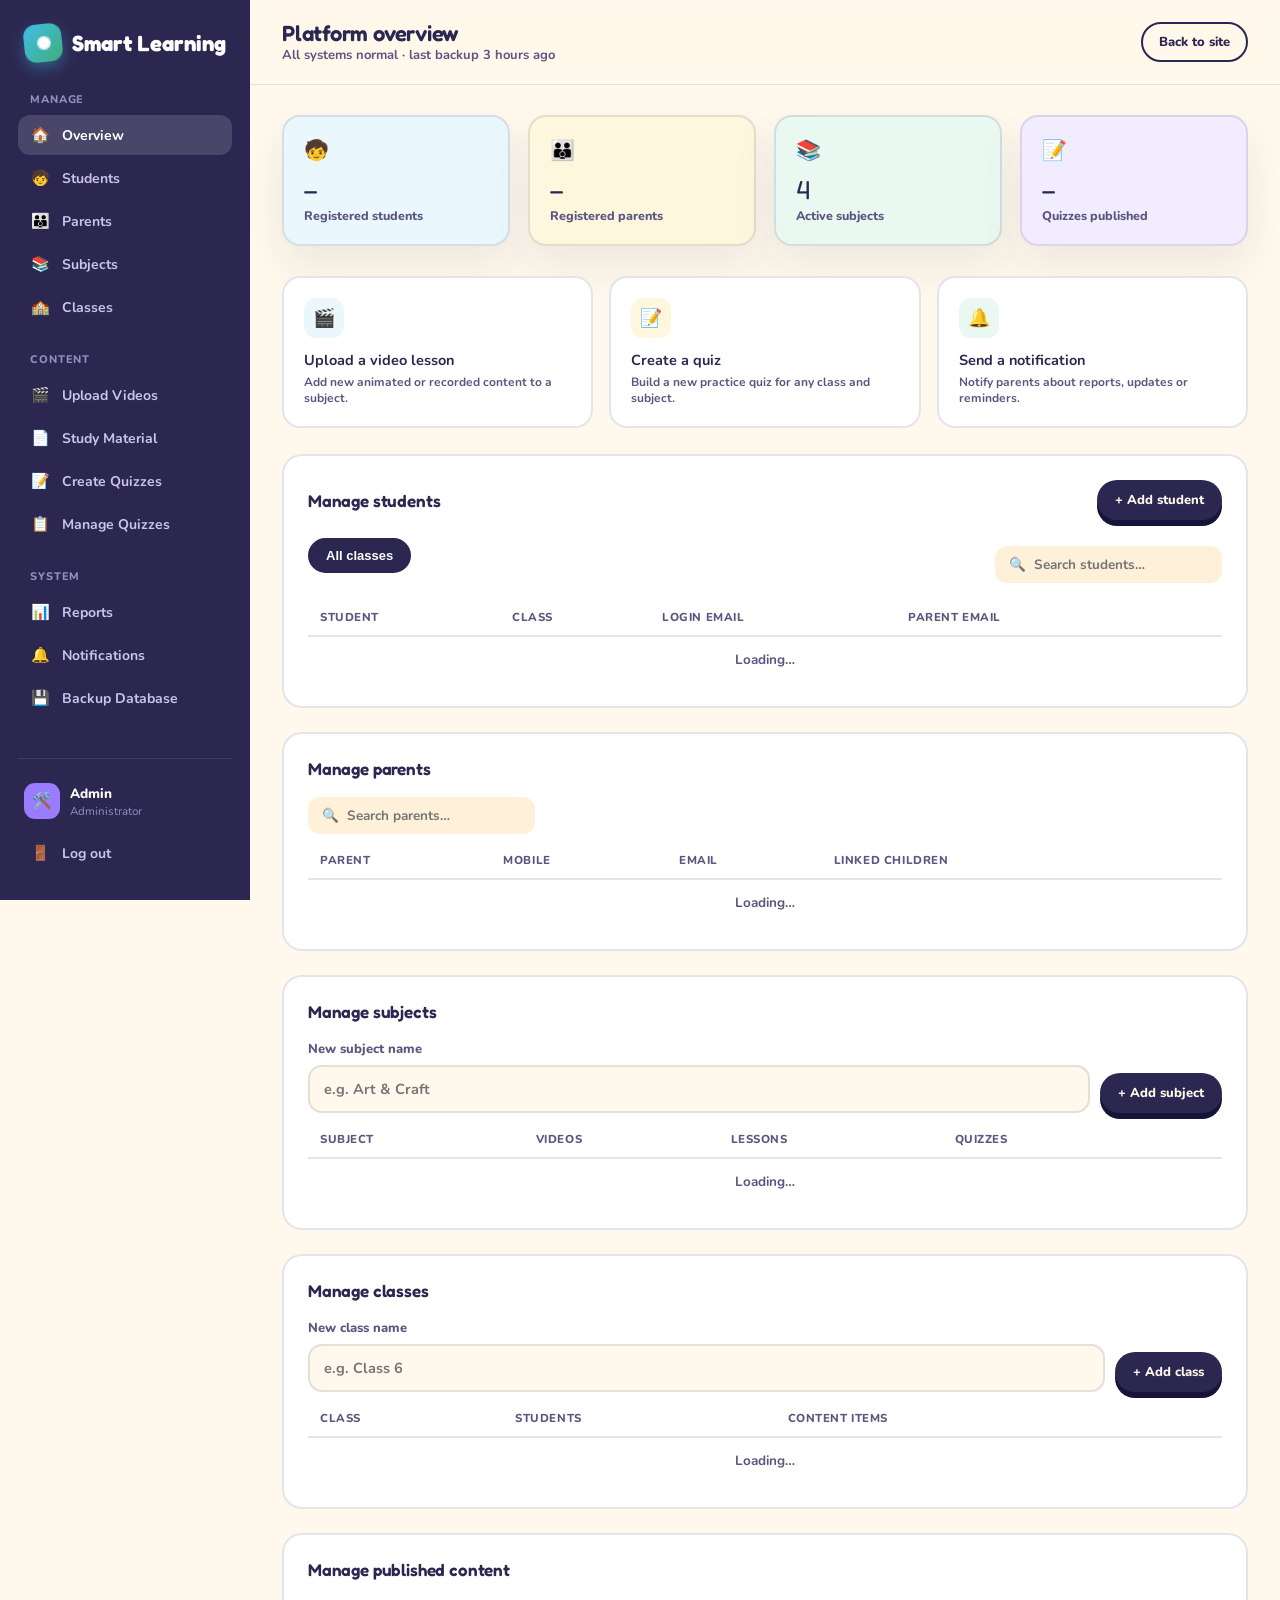
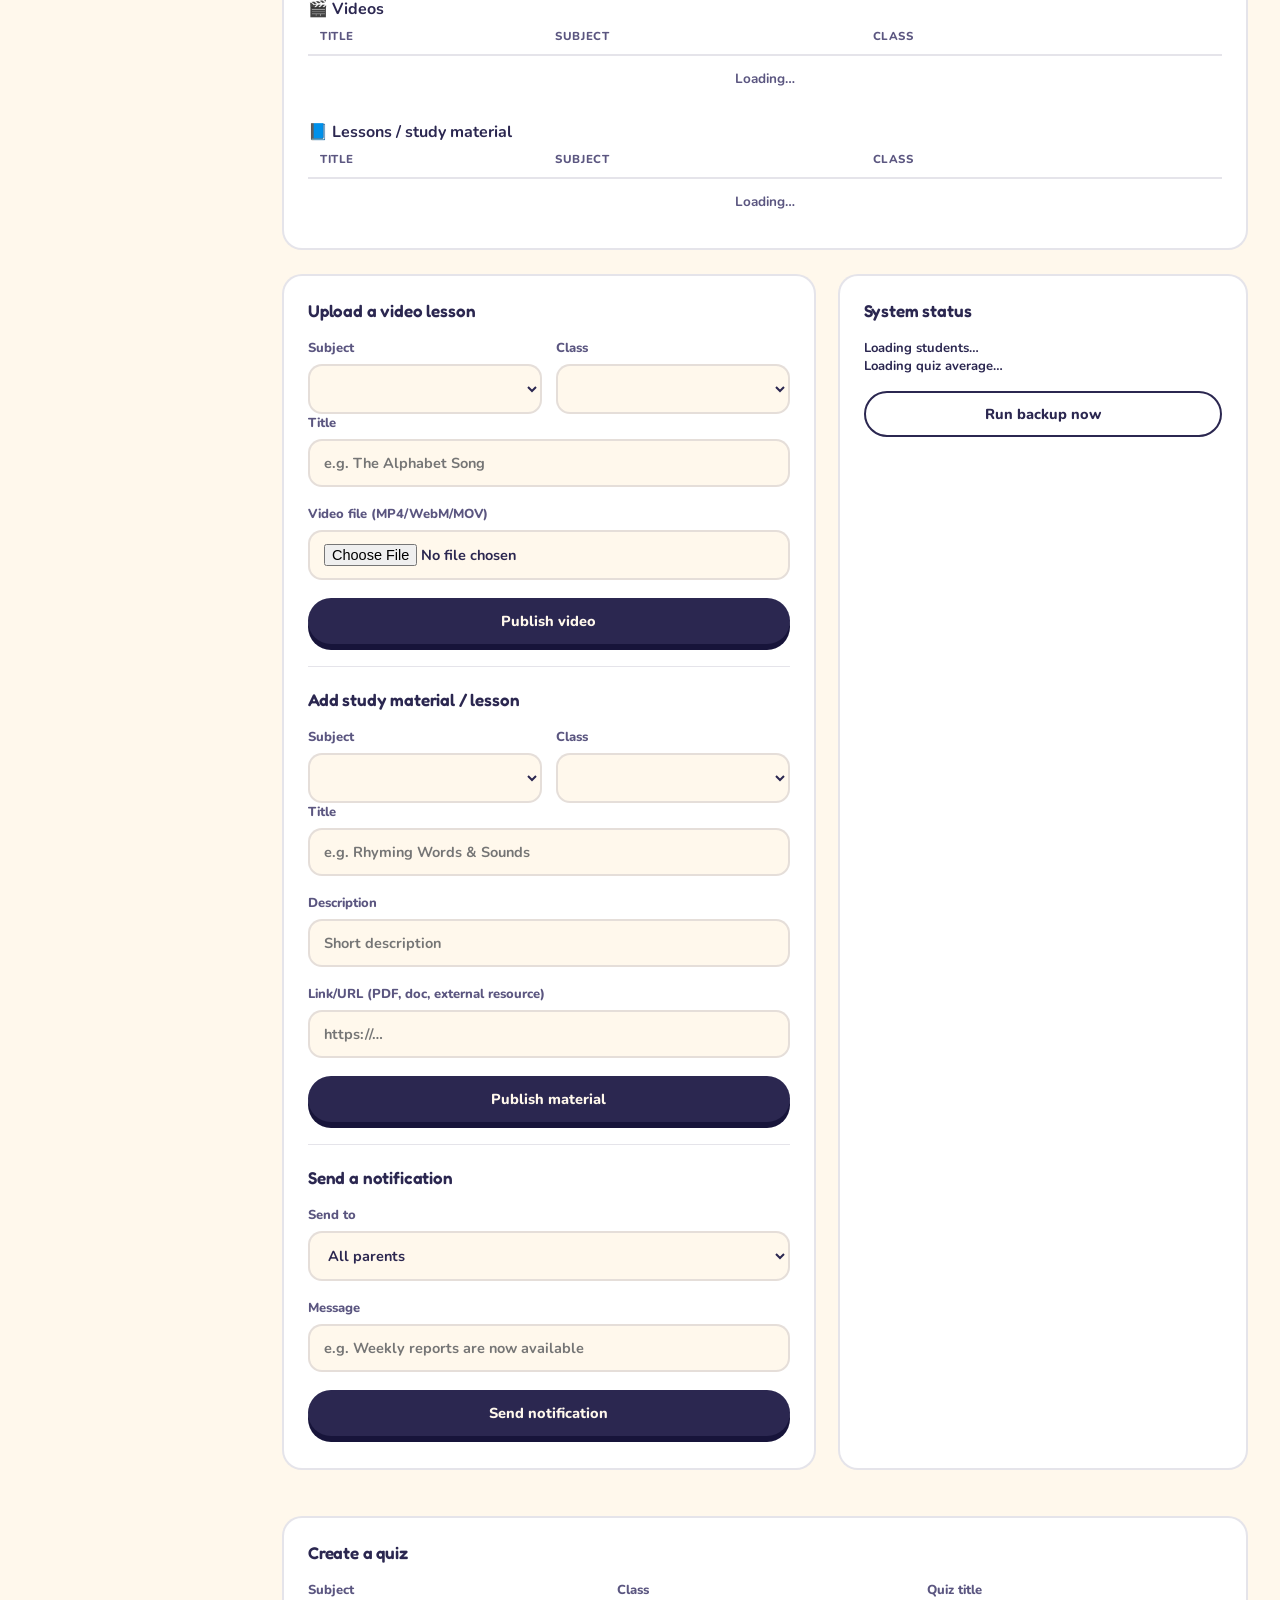
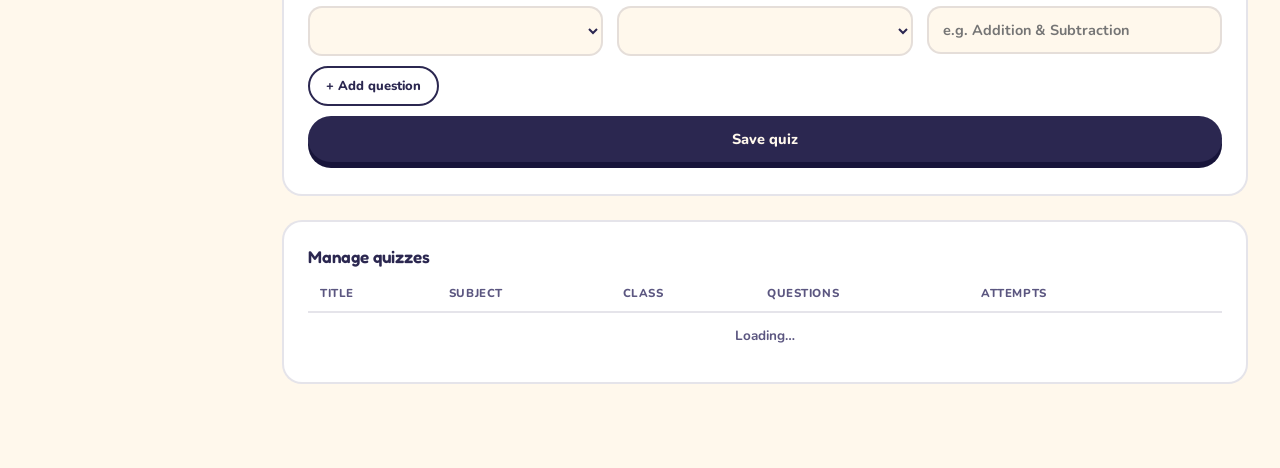
<file: smart-learning/frontend/admin-dashboard.html>
<!DOCTYPE html>
<html lang="en">
<head>
<meta charset="UTF-8">
<meta name="viewport" content="width=device-width, initial-scale=1.0">
<title>Admin Console — Smart Learning</title>
<link rel="preconnect" href="https://fonts.googleapis.com">
<link href="https://fonts.googleapis.com/css2?family=Fredoka:wght@400;500;600;700&family=Nunito:wght@400;600;700;800&display=swap" rel="stylesheet">
<link rel="stylesheet" href="styles.css">
<link rel="stylesheet" href="css/admin-dashboard.css">
<script src="js/api.js"></script>
</head>
<body>

<div class="dash-shell">
  <aside class="sidebar" id="sidebar">
    <a class="logo" href="index.html"><div class="logo-mark">✺</div>Smart Learning</a>

    <div class="side-section">
      <div class="side-label">Manage</div>
      <a class="side-link active" href="#"><span class="ic">🏠</span>Overview</a>
      <a class="side-link" href="#students"><span class="ic">🧒</span>Students</a>
      <a class="side-link" href="#parents"><span class="ic">👪</span>Parents</a>
      <a class="side-link" href="#subjects"><span class="ic">📚</span>Subjects</a>
      <a class="side-link" href="#classes"><span class="ic">🏫</span>Classes</a>
    </div>
    <div class="side-section">
      <div class="side-label">Content</div>
      <a class="side-link" href="#content"><span class="ic">🎬</span>Upload Videos</a>
      <a class="side-link" href="#content"><span class="ic">📄</span>Study Material</a>
      <a class="side-link" href="#quizbuilder"><span class="ic">📝</span>Create Quizzes</a>
      <a class="side-link" href="#managequizzes"><span class="ic">📋</span>Manage Quizzes</a>
    </div>
    <div class="side-section">
      <div class="side-label">System</div>
      <a class="side-link" href="#reports"><span class="ic">📊</span>Reports</a>
      <a class="side-link" href="#notify"><span class="ic">🔔</span>Notifications</a>
      <a class="side-link" href="#backup"><span class="ic">💾</span>Backup Database</a>
    </div>

    <div class="sidebar-foot">
      <div class="side-user">
        <div class="avatar" style="background:var(--violet);">🛠️</div>
        <div><div class="nm" id="adminName">Admin</div><div class="rl">Administrator</div></div>
      </div>
      <a href="login.html" class="side-link" style="margin-top:6px;"><span class="ic">🚪</span>Log out</a>
    </div>
  </aside>

  <div class="main">
    <div class="topbar">
      <div>
        <h1>Platform overview</h1>
        <div class="sub">All systems normal · last backup 3 hours ago</div>
      </div>
      <a href="index.html" class="btn btn-ghost btn-sm">Back to site</a>
    </div>

    <div class="content">

      <div class="stat-grid">
        <div class="stat-card card c1"><div class="ic">🧒</div><div class="num" id="statStudents">–</div><div class="lbl">Registered students</div></div>
        <div class="stat-card card c2"><div class="ic">👪</div><div class="num" id="statParents">–</div><div class="lbl">Registered parents</div></div>
        <div class="stat-card card c3"><div class="ic">📚</div><div class="num" id="statSubjects">4</div><div class="lbl">Active subjects</div></div>
        <div class="stat-card card c4"><div class="ic">📝</div><div class="num" id="statQuizzes">–</div><div class="lbl">Quizzes published</div></div>
      </div>

      <div class="quick-grid">
        <div class="quick-card" onclick="jumpToPanel('content', 'videoTitle')"><div class="ic" style="background:#EAF8FD;">🎬</div><h4>Upload a video lesson</h4><p>Add new animated or recorded content to a subject.</p></div>
        <div class="quick-card" onclick="jumpToPanel('quizbuilder', 'quizTitle')"><div class="ic" style="background:#FFF6DE;">📝</div><h4>Create a quiz</h4><p>Build a new practice quiz for any class and subject.</p></div>
        <div class="quick-card" onclick="jumpToPanel('content', 'notifyMessage')"><div class="ic" style="background:#E9F8F0;">🔔</div><h4>Send a notification</h4><p>Notify parents about reports, updates or reminders.</p></div>
      </div>

      <div class="panel" id="students">
        <div class="panel-head"><h3>Manage students</h3><button class="btn btn-primary btn-sm" onclick="toggleAddStudentForm()">+ Add student</button></div>

        <div id="addStudentForm" style="display:none; background:var(--paper-soft); border-radius:14px; padding:16px; margin-bottom:16px;">
          <div class="field-row" style="display:grid; grid-template-columns:1fr 1fr; gap:14px;">
            <div class="field"><label>Full name</label><input type="text" id="newStuName"></div>
            <div class="field"><label>Login email</label><input type="email" id="newStuEmail"></div>
            <div class="field"><label>Age</label><input type="number" id="newStuAge" min="6" max="11"></div>
            <div class="field"><label>Class</label>
              <select id="newStuClass"></select>
            </div>
            <div class="field"><label>Parent mobile</label><input type="tel" id="newStuParentMobile"></div>
            <div class="field"><label>Parent email</label><input type="email" id="newStuParentEmail"></div>
            <div class="field"><label>Temp password</label><input type="text" id="newStuPassword" placeholder="e.g. Welcome@123"></div>
          </div>
          <button class="btn btn-primary btn-sm" onclick="createStudent()">Save student</button>
          <span id="addStudentMsg" style="margin-left:10px; font-weight:700; font-size:13px;"></span>
        </div>

        <div class="toolbar">
          <div class="tabs-row" id="classFilterTabs">
            <button class="active" data-class="all">All classes</button>
          </div>
          <div class="search-box">🔍 <input type="text" id="studentSearch" placeholder="Search students…"></div>
        </div>
        <table>
          <thead><tr><th>Student</th><th>Class</th><th>Login email</th><th>Parent email</th><th></th></tr></thead>
          <tbody id="studentsBody">
            <tr><td colspan="5" style="text-align:center; color:var(--ink-soft);">Loading…</td></tr>
          </tbody>
        </table>
      </div>

      <div class="panel" id="parents" style="margin-top:22px;">
        <div class="panel-head"><h3>Manage parents</h3></div>
        <div class="toolbar">
          <div class="search-box">🔍 <input type="text" id="parentSearch" placeholder="Search parents…"></div>
        </div>
        <table>
          <thead><tr><th>Parent</th><th>Mobile</th><th>Email</th><th>Linked children</th><th></th></tr></thead>
          <tbody id="parentsBody">
            <tr><td colspan="5" style="text-align:center; color:var(--ink-soft);">Loading…</td></tr>
          </tbody>
        </table>
      </div>

      <div class="panel" id="subjects" style="margin-top:22px;">
        <div class="panel-head"><h3>Manage subjects</h3></div>

        <div style="display:flex; gap:10px; align-items:flex-end; margin-bottom:18px; flex-wrap:wrap;">
          <div class="field" style="margin-bottom:0; flex:1; min-width:220px;"><label>New subject name</label><input type="text" id="newSubjectName" placeholder="e.g. Art &amp; Craft"></div>
          <button class="btn btn-primary btn-sm" onclick="createSubject()">+ Add subject</button>
        </div>
        <span id="subjectAddMsg" style="display:block; margin-bottom:12px; font-weight:700; font-size:13px;"></span>

        <table>
          <thead><tr><th>Subject</th><th>Videos</th><th>Lessons</th><th>Quizzes</th><th></th></tr></thead>
          <tbody id="subjectsBody">
            <tr><td colspan="5" style="text-align:center; color:var(--ink-soft);">Loading…</td></tr>
          </tbody>
        </table>
      </div>

      <div class="panel" id="classes" style="margin-top:22px;">
        <div class="panel-head"><h3>Manage classes</h3></div>

        <div style="display:flex; gap:10px; align-items:flex-end; margin-bottom:18px; flex-wrap:wrap;">
          <div class="field" style="margin-bottom:0; flex:1; min-width:220px;"><label>New class name</label><input type="text" id="newClassName" placeholder="e.g. Class 6"></div>
          <button class="btn btn-primary btn-sm" onclick="createClass()">+ Add class</button>
        </div>
        <span id="classAddMsg" style="display:block; margin-bottom:12px; font-weight:700; font-size:13px;"></span>

        <table>
          <thead><tr><th>Class</th><th>Students</th><th>Content items</th><th></th></tr></thead>
          <tbody id="classesBody">
            <tr><td colspan="4" style="text-align:center; color:var(--ink-soft);">Loading…</td></tr>
          </tbody>
        </table>
      </div>

      <div class="panel" id="managecontent" style="margin-top:22px;">
        <div class="panel-head"><h3>Manage published content</h3></div>

        <h4 style="margin-bottom:8px;">🎬 Videos</h4>
        <table>
          <thead><tr><th>Title</th><th>Subject</th><th>Class</th><th></th></tr></thead>
          <tbody id="videosListBody"><tr><td colspan="4" style="text-align:center; color:var(--ink-soft);">Loading…</td></tr></tbody>
        </table>

        <h4 style="margin:20px 0 8px;">📘 Lessons / study material</h4>
        <table>
          <thead><tr><th>Title</th><th>Subject</th><th>Class</th><th></th></tr></thead>
          <tbody id="lessonsListBody"><tr><td colspan="4" style="text-align:center; color:var(--ink-soft);">Loading…</td></tr></tbody>
        </table>
      </div>

      <div class="two-col" style="display:grid; grid-template-columns:1.3fr 1fr; gap:22px;">
        <div class="panel" id="content">
          <div class="panel-head"><h3>Upload a video lesson</h3></div>
          <div class="field-row" style="display:grid; grid-template-columns:1fr 1fr; gap:14px;">
            <div class="field" style="margin-bottom:0;"><label>Subject</label><select id="videoSubject"></select></div>
            <div class="field" style="margin-bottom:0;"><label>Class</label>
              <select id="videoClass"></select>
            </div>
          </div>
          <div class="field"><label>Title</label><input type="text" id="videoTitle" placeholder="e.g. The Alphabet Song"></div>
          <div class="field"><label>Video file (MP4/WebM/MOV)</label><input type="file" id="videoFile" accept="video/mp4,video/webm,video/quicktime"></div>
          <button class="btn btn-primary btn-block" onclick="uploadVideo()">Publish video</button>
          <span id="videoMsg" style="display:block; margin-top:8px; font-weight:700; font-size:13px;"></span>

          <hr style="margin:22px 0; border:none; border-top:1px solid var(--line);">

          <div class="panel-head"><h3>Add study material / lesson</h3></div>
          <div class="field-row" style="display:grid; grid-template-columns:1fr 1fr; gap:14px;">
            <div class="field" style="margin-bottom:0;"><label>Subject</label><select id="lessonSubject"></select></div>
            <div class="field" style="margin-bottom:0;"><label>Class</label>
              <select id="lessonClass"></select>
            </div>
          </div>
          <div class="field"><label>Title</label><input type="text" id="lessonTitle" placeholder="e.g. Rhyming Words & Sounds"></div>
          <div class="field"><label>Description</label><input type="text" id="lessonDesc" placeholder="Short description"></div>
          <div class="field"><label>Link/URL (PDF, doc, external resource)</label><input type="text" id="lessonUrl" placeholder="https://…"></div>
          <button class="btn btn-primary btn-block" onclick="addLesson()">Publish material</button>
          <span id="lessonMsg" style="display:block; margin-top:8px; font-weight:700; font-size:13px;"></span>

          <hr style="margin:22px 0; border:none; border-top:1px solid var(--line);">

          <div class="panel-head"><h3>Send a notification</h3></div>
          <div class="field"><label>Send to</label>
            <select id="notifyTarget"><option value="all_parents">All parents</option><option value="all_students">All students</option></select>
          </div>
          <div class="field"><label>Message</label><input type="text" id="notifyMessage" placeholder="e.g. Weekly reports are now available"></div>
          <button class="btn btn-primary btn-block" onclick="sendNotification()">Send notification</button>
          <span id="notifyMsg" style="display:block; margin-top:8px; font-weight:700; font-size:13px;"></span>
        </div>

        <div class="panel" id="backup">
          <div class="panel-head"><h3>System status</h3></div>
          <div class="notif" style="margin-top:0;"><div class="dotc" style="background:var(--sky);"></div><div><p style="font-size:13px; font-weight:700;" id="statusStudents">Loading students…</p></div></div>
          <div class="notif"><div class="dotc" style="background:var(--leaf);"></div><div><p style="font-size:13px; font-weight:700;" id="statusQuizAvg">Loading quiz average…</p></div></div>
          <button class="btn btn-ghost btn-block" style="margin-top:16px;" onclick="runBackup()">Run backup now</button>
          <span id="backupMsg" style="display:block; margin-top:8px; font-weight:700; font-size:13px;"></span>
        </div>
      </div>

      <div class="panel" id="quizbuilder" style="margin-top:22px;">
        <div class="panel-head"><h3 id="quizBuilderHeading">Create a quiz</h3></div>
        <div class="field-row" style="display:grid; grid-template-columns:1fr 1fr 1fr; gap:14px;">
          <div class="field" style="margin-bottom:0;"><label>Subject</label><select id="quizSubject"></select></div>
          <div class="field" style="margin-bottom:0;"><label>Class</label>
            <select id="quizClass"></select>
          </div>
          <div class="field" style="margin-bottom:0;"><label>Quiz title</label><input type="text" id="quizTitle" placeholder="e.g. Addition & Subtraction"></div>
        </div>
        <div id="quizQuestions"></div>
        <button class="btn btn-ghost btn-sm" onclick="addQuestionRow()" style="margin:10px 0;">+ Add question</button><br>
        <div style="display:flex; gap:10px; align-items:center;">
          <button class="btn btn-primary btn-block" id="quizSaveBtn" onclick="saveQuiz()">Save quiz</button>
          <button class="btn btn-ghost btn-sm" id="quizCancelEditBtn" style="display:none; white-space:nowrap;" onclick="cancelQuizEdit()">Cancel edit</button>
        </div>
        <span id="quizMsg" style="display:block; margin-top:8px; font-weight:700; font-size:13px;"></span>
      </div>

      <div class="panel" id="managequizzes" style="margin-top:22px;">
        <div class="panel-head"><h3>Manage quizzes</h3></div>
        <table>
          <thead><tr><th>Title</th><th>Subject</th><th>Class</th><th>Questions</th><th>Attempts</th><th></th></tr></thead>
          <tbody id="quizzesListBody">
            <tr><td colspan="6" style="text-align:center; color:var(--ink-soft);">Loading…</td></tr>
          </tbody>
        </table>
      </div>

    </div>
  </div>
</div>

<div id="editModal" style="display:none; position:fixed; inset:0; background:rgba(20,15,40,0.45); z-index:1000; align-items:center; justify-content:center;">
  <div style="background:#fff; border-radius:16px; padding:24px; width:420px; max-width:90vw;">
    <h3 id="editModalTitle" style="margin-bottom:14px;">Edit</h3>
    <div class="field"><label>Subject</label><select id="editSubject"></select></div>
    <div class="field"><label>Class</label>
      <select id="editClass"></select>
    </div>
    <div class="field"><label>Title</label><input type="text" id="editTitle"></div>
    <div class="field" id="editDescWrap" style="display:none;"><label>Description</label><input type="text" id="editDesc"></div>
    <div class="field" id="editUrlWrap" style="display:none;"><label>Link/URL</label><input type="text" id="editUrl"></div>
    <div style="display:flex; gap:10px; margin-top:10px;">
      <button class="btn btn-primary" onclick="saveEdit()">Save changes</button>
      <button class="btn btn-ghost" onclick="closeEditModal()">Cancel</button>
    </div>
    <span id="editMsg" style="display:block; margin-top:8px; font-weight:700; font-size:13px;"></span>
  </div>
</div>

<script src="js/admin-dashboard.js"></script>
</body>
</html>
</file>
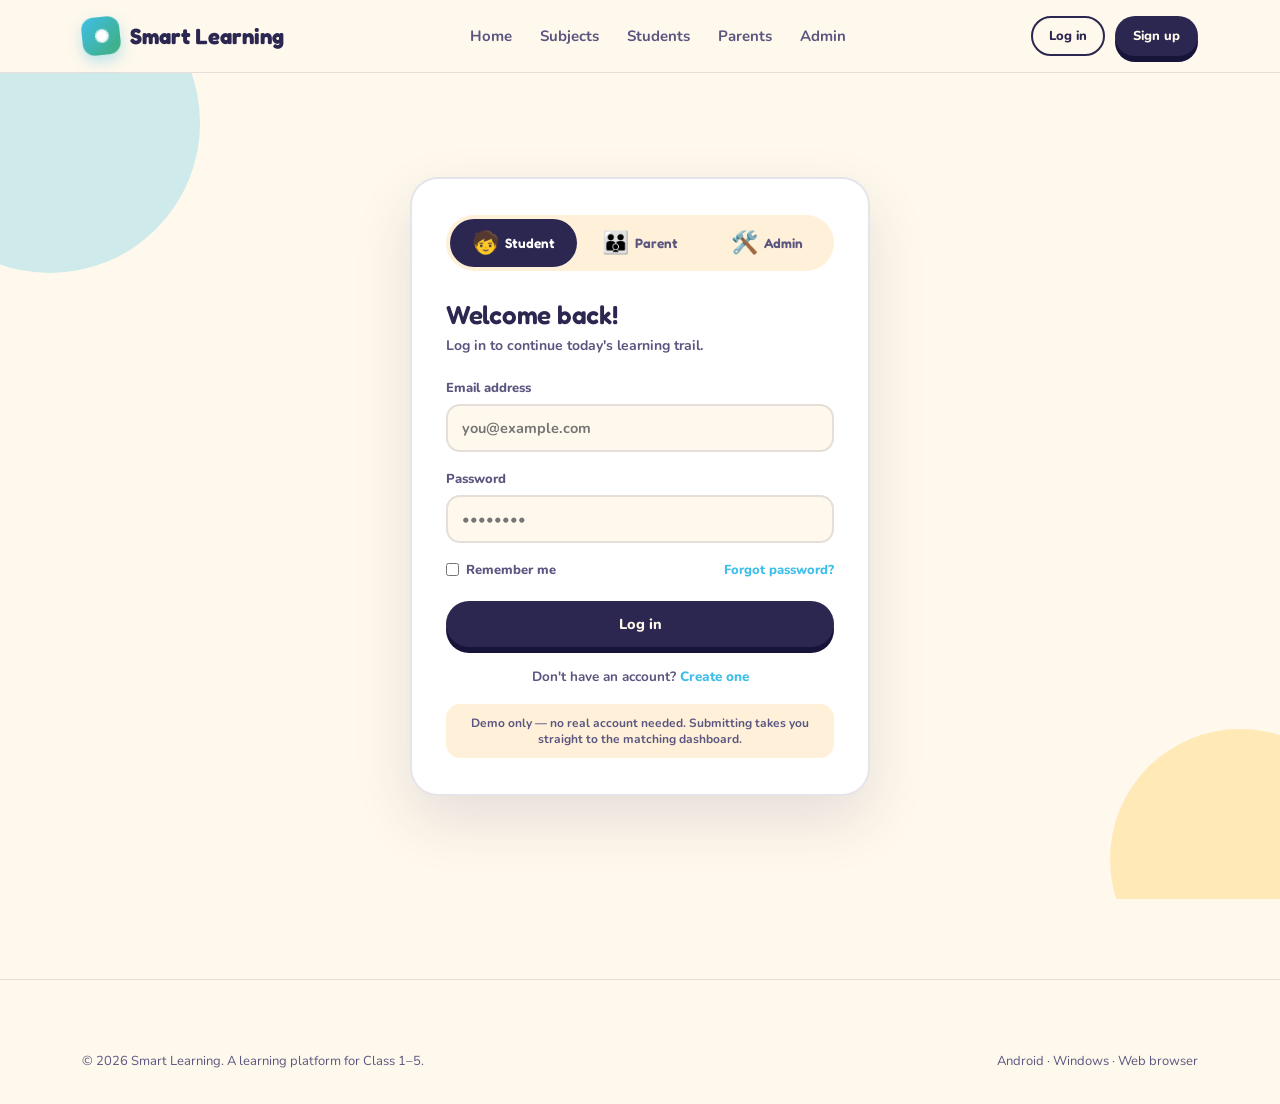
<file: smart-learning/frontend/login.html>
<!DOCTYPE html>
<html lang="en">
<head>
<meta charset="UTF-8">
<meta name="viewport" content="width=device-width, initial-scale=1.0">
<title>Log in — Smart Learning</title>
<link rel="preconnect" href="https://fonts.googleapis.com">
<link href="https://fonts.googleapis.com/css2?family=Fredoka:wght@400;500;600;700&family=Nunito:wght@400;600;700;800&display=swap" rel="stylesheet">
<link rel="stylesheet" href="styles.css">
<script src="js/api.js"></script>
<style>
  .auth-shell .blob-a{width:300px;height:300px; background:var(--sky); top:-100px; left:-100px; opacity:.25;}
  .auth-shell .blob-b{width:260px;height:260px; background:var(--yellow); bottom:-90px; right:-90px; opacity:.3;}
  .role-icon{font-size:22px; margin-bottom:2px;}
  .auth-head{margin-bottom:24px;}
  .auth-head h1{font-size:26px; margin-bottom:6px;}
  .auth-head p{font-size:14px; color:var(--ink-soft); font-weight:700;}
  .remember-row{display:flex; align-items:center; justify-content:space-between; margin-bottom:22px; font-size:13px; font-weight:800;}
  .remember-row label{display:flex; align-items:center; gap:7px; color:var(--ink-soft); cursor:pointer;}
  .remember-row a{color:var(--sky);}
  .demo-note{background:var(--paper-soft); border-radius:14px; padding:11px 14px; font-size:12px; font-weight:700; color:var(--ink-soft); margin-top:18px; text-align:center;}
</style>
</head>
<body>

<header class="site">
  <div class="wrap">
    <nav class="site-nav">
      <a class="logo" href="index.html"><div class="logo-mark">✺</div>Smart Learning</a>
      <div class="nav-links">
        <a href="index.html">Home</a>
        <a href="index.html#subjects">Subjects</a>
        <a href="student-dashboard.html">Students</a>
        <a href="parent-dashboard.html">Parents</a>
        <a href="admin-dashboard.html">Admin</a>
      </div>
      <div class="nav-ctas">
        <a class="btn btn-ghost btn-sm" href="login.html">Log in</a>
        <a class="btn btn-primary btn-sm" href="register.html">Sign up</a>
      </div>
    </nav>
  </div>
</header>

<div class="auth-shell">
  <div class="blob auth-shell-blob blob-a"></div>
  <div class="blob auth-shell-blob blob-b"></div>

  <div class="auth-card">
    <div class="role-tabs" id="roleTabs">
      <button type="button" class="active" data-role="student"><span class="role-icon">🧒</span>Student</button>
      <button type="button" data-role="parent"><span class="role-icon">👪</span>Parent</button>
      <button type="button" data-role="admin"><span class="role-icon">🛠️</span>Admin</button>
    </div>

    <div class="auth-head">
      <h1 id="headTitle">Welcome back!</h1>
      <p id="headSub">Log in to continue today's learning trail.</p>
    </div>

    <div class="form-msg" id="formMsg">✓ Looks good — taking you to your dashboard…</div>

    <form id="loginForm" onsubmit="handleLogin(event)">
      <div class="field">
        <label>Email address</label>
        <input type="email" id="loginEmail" placeholder="you@example.com" required>
      </div>
      <div class="field">
        <label>Password</label>
        <input type="password" id="loginPassword" placeholder="••••••••" required>
      </div>
      <div class="remember-row">
        <label><input type="checkbox" style="width:auto;"> Remember me</label>
        <a href="#">Forgot password?</a>
      </div>
      <button type="submit" class="btn btn-primary btn-block">Log in</button>
    </form>

    <p class="auth-foot">Don't have an account? <a href="register.html">Create one</a></p>
    <div class="demo-note">Demo only — no real account needed. Submitting takes you straight to the matching dashboard.</div>
  </div>
</div>

<footer class="site">
  <div class="wrap foot-bottom" style="border-top:none; margin-top:0;">
    <span>© 2026 Smart Learning. A learning platform for Class 1–5.</span>
    <span>Android · Windows · Web browser</span>
  </div>
</footer>

<script>
  let currentRole = 'student';
  const roleContent = {
    student: {title:"Welcome back, learner!", sub:"Log in to continue today's learning trail.", dest:"student-dashboard.html"},
    parent:  {title:"Welcome back!", sub:"Log in to see your child's latest progress.", dest:"parent-dashboard.html"},
    admin:   {title:"Administrator sign-in", sub:"Manage students, subjects and content.", dest:"admin-dashboard.html"}
  };
  document.querySelectorAll('#roleTabs button').forEach(btn=>{
    btn.addEventListener('click', ()=>{
      document.querySelectorAll('#roleTabs button').forEach(b=>b.classList.remove('active'));
      btn.classList.add('active');
      currentRole = btn.dataset.role;
      document.getElementById('headTitle').textContent = roleContent[currentRole].title;
      document.getElementById('headSub').textContent = roleContent[currentRole].sub;
    });
  });
  async function handleLogin(e){
    e.preventDefault();
    const msg = document.getElementById('formMsg');
    const email = document.getElementById('loginEmail').value.trim();
    const password = document.getElementById('loginPassword').value;

    const result = await apiPost('login.php', { role: currentRole, email, password });

    if (result.success) {
      msg.textContent = '✓ ' + result.message + ' Redirecting…';
      msg.classList.add('show');
      setTimeout(()=>{ window.location.href = roleContent[currentRole].dest; }, 500);
    } else {
      msg.textContent = '✗ ' + result.message;
      msg.style.background = '#ffe3e3';
      msg.style.color = '#a30000';
      msg.classList.add('show');
    }
  }
</script>

</body>
</html>
</file>
<file: frontend/styles.css>
/* ============ LearnTrail — shared design system ============ */
:root{
  --paper:#FFF8EC;
  --paper-soft:#FFF1D9;
  --ink:#2B2750;
  --ink-soft:#5B5680;
  --yellow:#FFC93C;
  --sky:#3FBEE8;
  --coral:#FF6B6B;
  --leaf:#3FAE7A;
  --violet:#9B7BFF;
  --line: rgba(43,39,80,0.12);
  --radius: 22px;
}
*{box-sizing:border-box; margin:0; padding:0;}
html{scroll-behavior:smooth;}
body{
  background:var(--paper);
  color:var(--ink);
  font-family:'Nunito', sans-serif;
}
h1,h2,h3,.display{
  font-family:'Fredoka', sans-serif;
  font-weight:600;
  letter-spacing:-0.01em;
}
a{color:inherit; text-decoration:none;}
img{max-width:100%;display:block;}
ul{list-style:none;}
.wrap{max-width:1180px; margin:0 auto; padding:0 32px;}
@media(max-width:640px){ .wrap{padding:0 20px;} }

.blob{position:absolute; border-radius:50%; opacity:0.9; z-index:0; pointer-events:none;}

/* ---------- NAV ---------- */
header.site{
  position:sticky; top:0; z-index:50;
  background:rgba(255,248,236,0.88);
  backdrop-filter: blur(10px);
  border-bottom:1px solid var(--line);
}
nav.site-nav{
  display:flex; align-items:center; justify-content:space-between;
  padding:16px 0;
}
.logo{display:flex; align-items:center; gap:10px; font-family:'Fredoka'; font-size:22px; font-weight:700;}
.logo-mark{
  width:38px; height:38px; border-radius:12px;
  background:linear-gradient(135deg, var(--sky), var(--leaf));
  display:flex; align-items:center; justify-content:center;
  color:white; font-size:18px; transform:rotate(-6deg);
  box-shadow: 0 6px 14px rgba(63,190,232,0.35);
  flex-shrink:0;
}
.nav-links{display:flex; align-items:center; gap:28px; font-weight:700; font-size:15px;}
.nav-links a{color:var(--ink-soft); transition:color .2s;}
.nav-links a:hover, .nav-links a.active{color:var(--ink);}
.nav-ctas{display:flex; gap:10px;}
@media(max-width:860px){ .nav-links{display:none;} }

/* ---------- BUTTONS ---------- */
.btn{
  display:inline-flex; align-items:center; justify-content:center; gap:8px;
  padding:11px 22px; border-radius:999px; font-weight:800; font-size:14.5px;
  border:2px solid transparent; cursor:pointer; transition: transform .15s ease, box-shadow .15s ease;
  font-family:'Nunito';
}
.btn:hover{transform:translateY(-2px);}
.btn-primary{background:var(--ink); color:var(--paper); box-shadow:0 6px 0 #17143a;}
.btn-primary:hover{box-shadow:0 8px 0 #17143a;}
.btn-primary:active{transform:translateY(2px); box-shadow:0 3px 0 #17143a;}
.btn-ghost{background:transparent; border-color:var(--ink); color:var(--ink);}
.btn-sm{padding:9px 16px; font-size:13px;}
.btn-block{width:100%;}
.btn[disabled]{opacity:.5; cursor:not-allowed; transform:none !important;}

/* ---------- FOOTER ---------- */
footer.site{padding:50px 0 34px; border-top:1px solid var(--line); margin-top:80px;}
.foot-grid{display:flex; justify-content:space-between; align-items:flex-start; flex-wrap:wrap; gap:30px;}
.foot-links{display:flex; gap:34px; flex-wrap:wrap;}
.foot-col h5{font-family:'Fredoka'; font-size:13px; margin-bottom:12px; color:var(--ink-soft); text-transform:uppercase; letter-spacing:.06em;}
.foot-col a{display:block; font-size:14px; font-weight:700; margin-bottom:8px; color:var(--ink);}
.foot-bottom{margin-top:38px; padding-top:22px; border-top:1px solid var(--line); font-size:13px; color:var(--ink-soft); display:flex; justify-content:space-between; flex-wrap:wrap; gap:10px;}

/* ---------- CARDS / MISC ---------- */
.card{background:white; border:2px solid var(--line); border-radius:var(--radius); box-shadow:0 20px 44px rgba(43,39,80,0.08);}
.tag-pill{display:inline-flex; align-items:center; gap:6px; font-weight:800; font-size:12px; padding:5px 12px; border-radius:999px;}
.sec-tag{font-weight:800; font-size:13px; letter-spacing:.09em; text-transform:uppercase; color:var(--leaf); margin-bottom:10px;}

/* ---------- AUTH PAGES ---------- */
.auth-shell{
  min-height:calc(100vh - 74px); display:flex; align-items:center; justify-content:center;
  padding:60px 20px; position:relative; overflow:hidden;
}
.auth-card{
  width:100%; max-width:460px; background:white; border:2px solid var(--line); border-radius:28px;
  padding:36px 34px; box-shadow:0 24px 60px rgba(43,39,80,0.12); position:relative; z-index:1;
}
.role-tabs{display:flex; background:var(--paper-soft); border-radius:999px; padding:4px; margin-bottom:28px;}
.role-tabs button{
  flex:1; border:none; background:transparent; padding:10px 8px; border-radius:999px;
  font-family:'Fredoka'; font-weight:600; font-size:13.5px; color:var(--ink-soft); cursor:pointer;
  transition:.2s; display:flex; align-items:center; justify-content:center; gap:6px;
}
.role-tabs button.active{background:var(--ink); color:white;}
.field{margin-bottom:18px;}
.field label{display:block; font-size:13px; font-weight:800; margin-bottom:7px; color:var(--ink-soft);}
.field input, .field select{
  width:100%; padding:12px 14px; border-radius:14px; border:2px solid var(--line);
  font-family:'Nunito'; font-size:14.5px; font-weight:700; color:var(--ink); background:var(--paper);
  outline:none; transition:border-color .15s;
}
.field input:focus, .field select:focus{border-color:var(--sky);}
.field-row{display:grid; grid-template-columns:1fr 1fr; gap:14px;}
.auth-foot{text-align:center; font-size:13.5px; color:var(--ink-soft); margin-top:20px; font-weight:700;}
.auth-foot a{color:var(--sky); font-weight:800;}
.form-msg{
  display:none; align-items:center; gap:8px; background:#EAF8F0; border:2px solid rgba(63,174,122,0.3);
  color:#1F6B45; padding:10px 14px; border-radius:14px; font-weight:800; font-size:13px; margin-bottom:16px;
}
.form-msg.show{display:flex;}

/* ---------- DASHBOARD SHELL ---------- */
.dash-shell{display:flex; min-height:100vh;}
.sidebar{
  width:250px; flex-shrink:0; background:var(--ink); color:white; padding:24px 18px;
  position:sticky; top:0; height:100vh; display:flex; flex-direction:column;
}
.sidebar .logo{color:white; margin-bottom:30px; padding:0 6px;}
.side-section{margin-bottom:22px;}
.side-label{font-size:11px; font-weight:800; text-transform:uppercase; letter-spacing:.08em; color:#9490BE; padding:0 12px; margin-bottom:8px;}
.side-link{
  display:flex; align-items:center; gap:12px; padding:10px 12px; border-radius:12px;
  font-weight:700; font-size:14px; color:#C9C4E8; margin-bottom:3px; transition:.15s;
}
.side-link .ic{width:20px; text-align:center; font-size:15px;}
.side-link:hover{background:rgba(255,255,255,0.06); color:white;}
.side-link.active{background:rgba(255,255,255,0.14); color:white;}
.sidebar-foot{margin-top:auto; padding-top:16px; border-top:1px solid rgba(255,255,255,0.1);}
.side-user{display:flex; align-items:center; gap:10px; padding:8px 6px;}
.side-user .avatar{width:36px;height:36px;border-radius:11px; background:var(--sky); display:flex;align-items:center;justify-content:center; font-size:16px; flex-shrink:0;}
.side-user .nm{font-weight:800; font-size:13.5px; color:white;}
.side-user .rl{font-size:11.5px; color:#9490BE;}

.main{flex:1; min-width:0;}
.topbar{
  display:flex; align-items:center; justify-content:space-between; padding:20px 32px;
  border-bottom:1px solid var(--line); background:rgba(255,248,236,0.9); position:sticky; top:0; z-index:10;
  backdrop-filter:blur(8px);
}
.topbar h1{font-size:22px;}
.topbar .sub{font-size:13px; color:var(--ink-soft); font-weight:700;}
.content{padding:30px 32px 60px;}

.stat-grid{display:grid; grid-template-columns:repeat(4,1fr); gap:18px; margin-bottom:30px;}
@media(max-width:980px){ .stat-grid{grid-template-columns:1fr 1fr;} }
@media(max-width:600px){ .stat-grid{grid-template-columns:1fr;} }
.stat-card{padding:20px; border-radius:18px;}
.stat-card .ic{font-size:20px; margin-bottom:10px;}
.stat-card .num{font-family:'Fredoka'; font-size:26px; margin-bottom:2px;}
.stat-card .lbl{font-size:12.5px; font-weight:800; color:var(--ink-soft);}

.panel{background:white; border:2px solid var(--line); border-radius:20px; padding:24px; margin-bottom:24px;}
.panel-head{display:flex; align-items:center; justify-content:space-between; margin-bottom:18px;}
.panel-head h3{font-size:17px;}

table{width:100%; border-collapse:collapse; font-size:13.5px;}
thead th{text-align:left; font-size:11.5px; text-transform:uppercase; letter-spacing:.05em; color:var(--ink-soft); font-weight:800; padding:0 12px 10px; border-bottom:2px solid var(--line);}
tbody td{padding:13px 12px; border-bottom:1px solid var(--line); font-weight:700;}
tbody tr:last-child td{border-bottom:none;}
tbody tr:hover{background:var(--paper-soft);}
.row-name{display:flex; align-items:center; gap:10px;}
.row-avatar{width:32px;height:32px;border-radius:10px; display:flex;align-items:center;justify-content:center; font-size:14px; flex-shrink:0;}
.badge{display:inline-flex; align-items:center; gap:5px; padding:4px 11px; border-radius:999px; font-size:11.5px; font-weight:800;}
.badge-green{background:#E9F8F0; color:#1F6B45;}
.badge-yellow{background:#FFF6DE; color:#8A6412;}
.badge-blue{background:#EAF8FD; color:#155E78;}
.badge-red{background:#FFEAEA; color:#B0332D;}
.icon-btn{
  width:32px;height:32px; border-radius:10px; border:2px solid var(--line); background:white;
  display:inline-flex; align-items:center; justify-content:center; cursor:pointer; font-size:13px; color:var(--ink-soft);
}
.icon-btn:hover{border-color:var(--ink); color:var(--ink);}

.bar-track{flex:1; height:9px; background:var(--paper-soft); border-radius:6px; overflow:hidden;}
.bar-fill{height:100%; border-radius:6px;}

.mobile-topbar{display:none;}
@media(max-width:860px){
  .sidebar{position:fixed; left:-260px; top:0; z-index:60; transition:left .25s ease; box-shadow:0 0 0 2000px rgba(0,0,0,0); height:100vh;}
  .sidebar.open{left:0; box-shadow:20px 0 60px rgba(0,0,0,0.35);}
  .content{padding:22px 18px 50px;}
  .topbar{padding:16px 18px;}
  .mobile-topbar{display:flex; align-items:center; gap:12px;}
}
</file>
<file: frontend/css/admin-dashboard.css>
.stat-card.c1{background:#EAF8FD;} .stat-card.c2{background:#FFF6DE;} .stat-card.c3{background:#E9F8F0;} .stat-card.c4{background:#F2ECFF;}
  .toolbar{display:flex; align-items:center; justify-content:space-between; gap:14px; margin-bottom:18px; flex-wrap:wrap;}
  .search-box{display:flex; align-items:center; gap:8px; background:var(--paper-soft); border-radius:12px; padding:9px 14px; font-size:13.5px; font-weight:700; color:var(--ink-soft); min-width:220px;}
  .search-box input{background:transparent; border:none; outline:none; font-family:'Nunito'; font-weight:700; font-size:13.5px; color:var(--ink); flex:1;}
  .tabs-row{display:flex; gap:8px; margin-bottom:18px; flex-wrap:wrap;}
  .tabs-row button{padding:8px 16px; border-radius:999px; border:2px solid var(--line); background:white; font-weight:800; font-size:13px; cursor:pointer; color:var(--ink-soft);}
  .tabs-row button.active{background:var(--ink); color:white; border-color:var(--ink);}

  .quick-grid{display:grid; grid-template-columns:repeat(3,1fr); gap:16px; margin-bottom:26px;}
  @media(max-width:900px){ .quick-grid{grid-template-columns:1fr 1fr;} }
  @media(max-width:560px){ .quick-grid{grid-template-columns:1fr;} }
  .quick-card{background:white; border:2px solid var(--line); border-radius:18px; padding:20px; cursor:pointer; transition:.2s;}
  .quick-card:hover{transform:translateY(-3px); border-color:var(--ink);}
  .quick-card .ic{width:40px;height:40px;border-radius:12px; display:flex;align-items:center;justify-content:center; font-size:18px; margin-bottom:12px;}
  .quick-card h4{font-size:14.5px; margin-bottom:4px;}
  .quick-card p{font-size:12px; color:var(--ink-soft); font-weight:700;}

  .upload-zone{border:2px dashed var(--line); border-radius:16px; padding:28px; text-align:center; color:var(--ink-soft); font-weight:700; font-size:13.5px; margin-bottom:14px;}
  .upload-zone .ic{font-size:24px; margin-bottom:8px;}
</file>
<file: frontend/css/parent-dashboard.css>
.child-switch{display:flex; gap:10px; margin-bottom:24px; flex-wrap:wrap;}
  .child-chip{display:flex; align-items:center; gap:10px; padding:9px 16px 9px 9px; border-radius:999px; border:2px solid var(--line); background:white; cursor:pointer; font-weight:800; font-size:13.5px;}
  .child-chip.active{border-color:var(--ink); background:var(--ink); color:white;}
  .child-chip .av{width:28px;height:28px;border-radius:9px; background:var(--sky); display:flex;align-items:center;justify-content:center; font-size:14px;}
  .child-chip.active .av{background:rgba(255,255,255,0.2);}

  .stat-card.c1{background:#EAF8FD;} .stat-card.c2{background:#FFF6DE;} .stat-card.c3{background:#E9F8F0;} .stat-card.c4{background:#F2ECFF;}

  .two-col{display:grid; grid-template-columns:1.4fr 1fr; gap:22px;}
  @media(max-width:980px){ .two-col{grid-template-columns:1fr;} }

  .seg{display:flex; background:var(--paper-soft); border-radius:999px; padding:3px; font-size:12px; font-weight:800; cursor:pointer;}
  .seg span{padding:6px 14px; border-radius:999px; color:var(--ink-soft);}
  .seg span.active{background:var(--ink); color:white;}
  .chart-row{display:flex; align-items:flex-end; gap:12px; height:150px; margin:10px 4px 26px;}
  .chart-col{flex:1; border-radius:8px 8px 4px 4px; position:relative; background:#EAF8FD;}
  .chart-col span{position:absolute; bottom:-22px; left:0; right:0; text-align:center; font-size:11px; font-weight:800; color:var(--ink-soft);}
  .chart-col .val{position:absolute; top:-20px; left:0; right:0; text-align:center; font-size:11px; font-weight:800; color:var(--ink-soft);}

  .subj-prog{display:flex; align-items:center; gap:12px; padding:12px 4px; border-bottom:1px solid var(--line);}
  .subj-prog:last-child{border-bottom:none;}
  .subj-prog .ic{width:36px;height:36px;border-radius:11px; display:flex;align-items:center;justify-content:center; font-size:16px; flex-shrink:0;}
  .subj-prog .lbl{font-size:13.5px; font-weight:800; width:100px; flex-shrink:0;}
  .subj-prog .pct{font-size:12px; font-weight:800; color:var(--ink-soft); width:38px; text-align:right;}

  .notif-item{display:flex; gap:12px; align-items:flex-start; padding:13px 4px; border-bottom:1px solid var(--line);}
  .notif-item:last-child{border-bottom:none;}
  .notif-dot{width:36px;height:36px;border-radius:11px; display:flex;align-items:center;justify-content:center; font-size:16px; flex-shrink:0;}
  .notif-item h5{font-size:13.5px; margin-bottom:2px;}
  .notif-item span{font-size:11.5px; color:var(--ink-soft); font-weight:700;}
</file>
<file: frontend/css/student-dashboard.css>
.welcome-card{background:linear-gradient(135deg, var(--sky), #7FDDE8); border-radius:22px; padding:26px 28px; color:white; display:flex; align-items:center; justify-content:space-between; margin-bottom:26px; flex-wrap:wrap; gap:18px;}
  .welcome-card h2{font-size:22px; margin-bottom:6px;}
  .welcome-card p{font-size:13.5px; opacity:.92; font-weight:700;}
  .welcome-avatar{width:64px;height:64px;border-radius:18px; background:rgba(255,255,255,0.25); display:flex;align-items:center;justify-content:center; font-size:30px;}
  .goal-chip{background:rgba(255,255,255,0.22); border-radius:14px; padding:12px 18px; text-align:center;}
  .goal-chip .n{font-family:'Fredoka'; font-size:20px;}
  .goal-chip .l{font-size:11px; font-weight:800; text-transform:uppercase; opacity:.9;}

  .subj-grid{display:grid; grid-template-columns:repeat(4,1fr); gap:18px; margin-bottom:26px;}
  @media(max-width:980px){ .subj-grid{grid-template-columns:1fr 1fr;} }
  @media(max-width:560px){ .subj-grid{grid-template-columns:1fr;} }
  .subj-card{border-radius:20px; padding:22px; cursor:pointer; transition:.2s; border:2px solid transparent;}
  .subj-card:hover{transform:translateY(-4px);}
  .subj-card .ic{font-size:26px; margin-bottom:14px;}
  .subj-card h4{font-family:'Fredoka'; font-size:17px; margin-bottom:6px;}
  .subj-card .meta{font-size:12px; font-weight:800; opacity:.75; margin-bottom:14px;}
  .subj-card .bar-track{height:8px; margin-bottom:6px;}
  .subj-card .pct-lbl{font-size:11.5px; font-weight:800; opacity:.8;}

  .two-col{display:grid; grid-template-columns:1.4fr 1fr; gap:22px;}
  @media(max-width:980px){ .two-col{grid-template-columns:1fr;} }

  .lesson-row{display:flex; align-items:center; gap:14px; padding:13px 4px; border-bottom:1px solid var(--line);}
  .lesson-row:last-child{border-bottom:none;}
  .lesson-ic{width:42px;height:42px;border-radius:13px; display:flex;align-items:center;justify-content:center; font-size:18px; flex-shrink:0;}
  .lesson-row h5{font-size:14px; margin-bottom:2px;}
  .lesson-row span{font-size:12px; color:var(--ink-soft); font-weight:700;}
  .lesson-row .play{margin-left:auto;}

  .badge-grid{display:grid; grid-template-columns:repeat(3,1fr); gap:12px;}
  .badge-item{text-align:center; padding:16px 8px; border-radius:16px; background:var(--paper-soft);}
  .badge-item .em{font-size:26px; margin-bottom:6px;}
  .badge-item span{font-size:11px; font-weight:800; color:var(--ink-soft); display:block;}
  .badge-item.locked{opacity:.4;}

  /* ---------------- Quiz modal ---------------- */
  .quiz-overlay{display:none; position:fixed; inset:0; background:rgba(24,20,50,0.55); z-index:3000; align-items:center; justify-content:center; padding:20px;}
  .quiz-overlay.open{display:flex;}
  .quiz-card{background:white; border-radius:26px; width:100%; max-width:560px; max-height:88vh; overflow-y:auto; padding:28px; box-shadow:0 30px 60px rgba(0,0,0,.3);}
  .quiz-card-head{display:flex; align-items:center; justify-content:space-between; margin-bottom:14px;}
  .quiz-card-head h3{font-family:'Fredoka'; font-size:18px;}
  .quiz-close{background:none; border:none; font-size:20px; cursor:pointer; color:var(--ink-soft); line-height:1; padding:4px;}
  .quiz-progress-track{height:8px; border-radius:99px; background:var(--paper-soft); margin-bottom:6px; overflow:hidden;}
  .quiz-progress-fill{height:100%; background:var(--sky); border-radius:99px; transition:width .25s;}
  .quiz-progress-lbl{font-size:12px; font-weight:800; color:var(--ink-soft); margin-bottom:22px;}
  .quiz-question{font-family:'Fredoka'; font-size:17px; margin-bottom:20px; line-height:1.4;}
  .quiz-options{display:flex; flex-direction:column; gap:10px; margin-bottom:24px;}
  .quiz-option{display:flex; align-items:center; gap:12px; text-align:left; border:2px solid var(--line); border-radius:16px; padding:13px 16px; cursor:pointer; background:white; font-family:'Nunito'; font-size:14.5px; font-weight:700; color:var(--ink); transition:.15s;}
  .quiz-option:hover{border-color:var(--sky); background:#F5FBFF;}
  .quiz-option.selected{border-color:var(--sky); background:#EAF8FD;}
  .quiz-option .opt-letter{width:26px; height:26px; border-radius:9px; background:var(--paper-soft); display:flex; align-items:center; justify-content:center; font-size:12.5px; font-weight:800; flex-shrink:0;}
  .quiz-option.selected .opt-letter{background:var(--sky); color:white;}
  .quiz-nav{display:flex; justify-content:space-between; align-items:center; gap:10px;}
  .quiz-dots{display:flex; gap:6px; flex-wrap:wrap; justify-content:center; margin:0 8px;}
  .quiz-dot{width:9px; height:9px; border-radius:50%; background:var(--line); flex-shrink:0;}
  .quiz-dot.answered{background:var(--sky);}
  .quiz-dot.current{background:var(--ink);}
  .quiz-result{text-align:center; padding:10px 0;}
  .quiz-result .score-circle{width:120px; height:120px; border-radius:50%; margin:0 auto 18px; display:flex; align-items:center; justify-content:center; flex-direction:column; font-family:'Fredoka';}
  .quiz-result .score-circle .num{font-size:30px;}
  .quiz-result .score-circle .lbl{font-size:11px; font-weight:800; text-transform:uppercase; opacity:.75;}
</file>
<file: smart-learning/frontend/styles.css>
/* ============ LearnTrail — shared design system ============ */
:root{
  --paper:#FFF8EC;
  --paper-soft:#FFF1D9;
  --ink:#2B2750;
  --ink-soft:#5B5680;
  --yellow:#FFC93C;
  --sky:#3FBEE8;
  --coral:#FF6B6B;
  --leaf:#3FAE7A;
  --violet:#9B7BFF;
  --line: rgba(43,39,80,0.12);
  --radius: 22px;
}
*{box-sizing:border-box; margin:0; padding:0;}
html{scroll-behavior:smooth;}
body{
  background:var(--paper);
  color:var(--ink);
  font-family:'Nunito', sans-serif;
}
h1,h2,h3,.display{
  font-family:'Fredoka', sans-serif;
  font-weight:600;
  letter-spacing:-0.01em;
}
a{color:inherit; text-decoration:none;}
img{max-width:100%;display:block;}
ul{list-style:none;}
.wrap{max-width:1180px; margin:0 auto; padding:0 32px;}
@media(max-width:640px){ .wrap{padding:0 20px;} }

.blob{position:absolute; border-radius:50%; opacity:0.9; z-index:0; pointer-events:none;}

/* ---------- NAV ---------- */
header.site{
  position:sticky; top:0; z-index:50;
  background:rgba(255,248,236,0.88);
  backdrop-filter: blur(10px);
  border-bottom:1px solid var(--line);
}
nav.site-nav{
  display:flex; align-items:center; justify-content:space-between;
  padding:16px 0;
}
.logo{display:flex; align-items:center; gap:10px; font-family:'Fredoka'; font-size:22px; font-weight:700;}
.logo-mark{
  width:38px; height:38px; border-radius:12px;
  background:linear-gradient(135deg, var(--sky), var(--leaf));
  display:flex; align-items:center; justify-content:center;
  color:white; font-size:18px; transform:rotate(-6deg);
  box-shadow: 0 6px 14px rgba(63,190,232,0.35);
  flex-shrink:0;
}
.nav-links{display:flex; align-items:center; gap:28px; font-weight:700; font-size:15px;}
.nav-links a{color:var(--ink-soft); transition:color .2s;}
.nav-links a:hover, .nav-links a.active{color:var(--ink);}
.nav-ctas{display:flex; gap:10px;}
@media(max-width:860px){ .nav-links{display:none;} }

/* ---------- BUTTONS ---------- */
.btn{
  display:inline-flex; align-items:center; justify-content:center; gap:8px;
  padding:11px 22px; border-radius:999px; font-weight:800; font-size:14.5px;
  border:2px solid transparent; cursor:pointer; transition: transform .15s ease, box-shadow .15s ease;
  font-family:'Nunito';
}
.btn:hover{transform:translateY(-2px);}
.btn-primary{background:var(--ink); color:var(--paper); box-shadow:0 6px 0 #17143a;}
.btn-primary:hover{box-shadow:0 8px 0 #17143a;}
.btn-primary:active{transform:translateY(2px); box-shadow:0 3px 0 #17143a;}
.btn-ghost{background:transparent; border-color:var(--ink); color:var(--ink);}
.btn-sm{padding:9px 16px; font-size:13px;}
.btn-block{width:100%;}
.btn[disabled]{opacity:.5; cursor:not-allowed; transform:none !important;}

/* ---------- FOOTER ---------- */
footer.site{padding:50px 0 34px; border-top:1px solid var(--line); margin-top:80px;}
.foot-grid{display:flex; justify-content:space-between; align-items:flex-start; flex-wrap:wrap; gap:30px;}
.foot-links{display:flex; gap:34px; flex-wrap:wrap;}
.foot-col h5{font-family:'Fredoka'; font-size:13px; margin-bottom:12px; color:var(--ink-soft); text-transform:uppercase; letter-spacing:.06em;}
.foot-col a{display:block; font-size:14px; font-weight:700; margin-bottom:8px; color:var(--ink);}
.foot-bottom{margin-top:38px; padding-top:22px; border-top:1px solid var(--line); font-size:13px; color:var(--ink-soft); display:flex; justify-content:space-between; flex-wrap:wrap; gap:10px;}

/* ---------- CARDS / MISC ---------- */
.card{background:white; border:2px solid var(--line); border-radius:var(--radius); box-shadow:0 20px 44px rgba(43,39,80,0.08);}
.tag-pill{display:inline-flex; align-items:center; gap:6px; font-weight:800; font-size:12px; padding:5px 12px; border-radius:999px;}
.sec-tag{font-weight:800; font-size:13px; letter-spacing:.09em; text-transform:uppercase; color:var(--leaf); margin-bottom:10px;}

/* ---------- AUTH PAGES ---------- */
.auth-shell{
  min-height:calc(100vh - 74px); display:flex; align-items:center; justify-content:center;
  padding:60px 20px; position:relative; overflow:hidden;
}
.auth-card{
  width:100%; max-width:460px; background:white; border:2px solid var(--line); border-radius:28px;
  padding:36px 34px; box-shadow:0 24px 60px rgba(43,39,80,0.12); position:relative; z-index:1;
}
.role-tabs{display:flex; background:var(--paper-soft); border-radius:999px; padding:4px; margin-bottom:28px;}
.role-tabs button{
  flex:1; border:none; background:transparent; padding:10px 8px; border-radius:999px;
  font-family:'Fredoka'; font-weight:600; font-size:13.5px; color:var(--ink-soft); cursor:pointer;
  transition:.2s; display:flex; align-items:center; justify-content:center; gap:6px;
}
.role-tabs button.active{background:var(--ink); color:white;}
.field{margin-bottom:18px;}
.field label{display:block; font-size:13px; font-weight:800; margin-bottom:7px; color:var(--ink-soft);}
.field input, .field select{
  width:100%; padding:12px 14px; border-radius:14px; border:2px solid var(--line);
  font-family:'Nunito'; font-size:14.5px; font-weight:700; color:var(--ink); background:var(--paper);
  outline:none; transition:border-color .15s;
}
.field input:focus, .field select:focus{border-color:var(--sky);}
.field-row{display:grid; grid-template-columns:1fr 1fr; gap:14px;}
.auth-foot{text-align:center; font-size:13.5px; color:var(--ink-soft); margin-top:20px; font-weight:700;}
.auth-foot a{color:var(--sky); font-weight:800;}
.form-msg{
  display:none; align-items:center; gap:8px; background:#EAF8F0; border:2px solid rgba(63,174,122,0.3);
  color:#1F6B45; padding:10px 14px; border-radius:14px; font-weight:800; font-size:13px; margin-bottom:16px;
}
.form-msg.show{display:flex;}

/* ---------- DASHBOARD SHELL ---------- */
.dash-shell{display:flex; min-height:100vh;}
.sidebar{
  width:250px; flex-shrink:0; background:var(--ink); color:white; padding:24px 18px;
  position:sticky; top:0; height:100vh; display:flex; flex-direction:column;
}
.sidebar .logo{color:white; margin-bottom:30px; padding:0 6px;}
.side-section{margin-bottom:22px;}
.side-label{font-size:11px; font-weight:800; text-transform:uppercase; letter-spacing:.08em; color:#9490BE; padding:0 12px; margin-bottom:8px;}
.side-link{
  display:flex; align-items:center; gap:12px; padding:10px 12px; border-radius:12px;
  font-weight:700; font-size:14px; color:#C9C4E8; margin-bottom:3px; transition:.15s;
}
.side-link .ic{width:20px; text-align:center; font-size:15px;}
.side-link:hover{background:rgba(255,255,255,0.06); color:white;}
.side-link.active{background:rgba(255,255,255,0.14); color:white;}
.sidebar-foot{margin-top:auto; padding-top:16px; border-top:1px solid rgba(255,255,255,0.1);}
.side-user{display:flex; align-items:center; gap:10px; padding:8px 6px;}
.side-user .avatar{width:36px;height:36px;border-radius:11px; background:var(--sky); display:flex;align-items:center;justify-content:center; font-size:16px; flex-shrink:0;}
.side-user .nm{font-weight:800; font-size:13.5px; color:white;}
.side-user .rl{font-size:11.5px; color:#9490BE;}

.main{flex:1; min-width:0;}
.topbar{
  display:flex; align-items:center; justify-content:space-between; padding:20px 32px;
  border-bottom:1px solid var(--line); background:rgba(255,248,236,0.9); position:sticky; top:0; z-index:10;
  backdrop-filter:blur(8px);
}
.topbar h1{font-size:22px;}
.topbar .sub{font-size:13px; color:var(--ink-soft); font-weight:700;}
.content{padding:30px 32px 60px;}

.stat-grid{display:grid; grid-template-columns:repeat(4,1fr); gap:18px; margin-bottom:30px;}
@media(max-width:980px){ .stat-grid{grid-template-columns:1fr 1fr;} }
@media(max-width:600px){ .stat-grid{grid-template-columns:1fr;} }
.stat-card{padding:20px; border-radius:18px;}
.stat-card .ic{font-size:20px; margin-bottom:10px;}
.stat-card .num{font-family:'Fredoka'; font-size:26px; margin-bottom:2px;}
.stat-card .lbl{font-size:12.5px; font-weight:800; color:var(--ink-soft);}

.panel{background:white; border:2px solid var(--line); border-radius:20px; padding:24px; margin-bottom:24px;}
.panel-head{display:flex; align-items:center; justify-content:space-between; margin-bottom:18px;}
.panel-head h3{font-size:17px;}

table{width:100%; border-collapse:collapse; font-size:13.5px;}
thead th{text-align:left; font-size:11.5px; text-transform:uppercase; letter-spacing:.05em; color:var(--ink-soft); font-weight:800; padding:0 12px 10px; border-bottom:2px solid var(--line);}
tbody td{padding:13px 12px; border-bottom:1px solid var(--line); font-weight:700;}
tbody tr:last-child td{border-bottom:none;}
tbody tr:hover{background:var(--paper-soft);}
.row-name{display:flex; align-items:center; gap:10px;}
.row-avatar{width:32px;height:32px;border-radius:10px; display:flex;align-items:center;justify-content:center; font-size:14px; flex-shrink:0;}
.badge{display:inline-flex; align-items:center; gap:5px; padding:4px 11px; border-radius:999px; font-size:11.5px; font-weight:800;}
.badge-green{background:#E9F8F0; color:#1F6B45;}
.badge-yellow{background:#FFF6DE; color:#8A6412;}
.badge-blue{background:#EAF8FD; color:#155E78;}
.badge-red{background:#FFEAEA; color:#B0332D;}
.icon-btn{
  width:32px;height:32px; border-radius:10px; border:2px solid var(--line); background:white;
  display:inline-flex; align-items:center; justify-content:center; cursor:pointer; font-size:13px; color:var(--ink-soft);
}
.icon-btn:hover{border-color:var(--ink); color:var(--ink);}

.bar-track{flex:1; height:9px; background:var(--paper-soft); border-radius:6px; overflow:hidden;}
.bar-fill{height:100%; border-radius:6px;}

.mobile-topbar{display:none;}
@media(max-width:860px){
  .sidebar{position:fixed; left:-260px; top:0; z-index:60; transition:left .25s ease; box-shadow:0 0 0 2000px rgba(0,0,0,0); height:100vh;}
  .sidebar.open{left:0; box-shadow:20px 0 60px rgba(0,0,0,0.35);}
  .content{padding:22px 18px 50px;}
  .topbar{padding:16px 18px;}
  .mobile-topbar{display:flex; align-items:center; gap:12px;}
}
</file>
<file: smart-learning/frontend/css/admin-dashboard.css>
.stat-card.c1{background:#EAF8FD;} .stat-card.c2{background:#FFF6DE;} .stat-card.c3{background:#E9F8F0;} .stat-card.c4{background:#F2ECFF;}
  .toolbar{display:flex; align-items:center; justify-content:space-between; gap:14px; margin-bottom:18px; flex-wrap:wrap;}
  .search-box{display:flex; align-items:center; gap:8px; background:var(--paper-soft); border-radius:12px; padding:9px 14px; font-size:13.5px; font-weight:700; color:var(--ink-soft); min-width:220px;}
  .search-box input{background:transparent; border:none; outline:none; font-family:'Nunito'; font-weight:700; font-size:13.5px; color:var(--ink); flex:1;}
  .tabs-row{display:flex; gap:8px; margin-bottom:18px; flex-wrap:wrap;}
  .tabs-row button{padding:8px 16px; border-radius:999px; border:2px solid var(--line); background:white; font-weight:800; font-size:13px; cursor:pointer; color:var(--ink-soft);}
  .tabs-row button.active{background:var(--ink); color:white; border-color:var(--ink);}

  .quick-grid{display:grid; grid-template-columns:repeat(3,1fr); gap:16px; margin-bottom:26px;}
  @media(max-width:900px){ .quick-grid{grid-template-columns:1fr 1fr;} }
  @media(max-width:560px){ .quick-grid{grid-template-columns:1fr;} }
  .quick-card{background:white; border:2px solid var(--line); border-radius:18px; padding:20px; cursor:pointer; transition:.2s;}
  .quick-card:hover{transform:translateY(-3px); border-color:var(--ink);}
  .quick-card .ic{width:40px;height:40px;border-radius:12px; display:flex;align-items:center;justify-content:center; font-size:18px; margin-bottom:12px;}
  .quick-card h4{font-size:14.5px; margin-bottom:4px;}
  .quick-card p{font-size:12px; color:var(--ink-soft); font-weight:700;}

  .upload-zone{border:2px dashed var(--line); border-radius:16px; padding:28px; text-align:center; color:var(--ink-soft); font-weight:700; font-size:13.5px; margin-bottom:14px;}
  .upload-zone .ic{font-size:24px; margin-bottom:8px;}
</file>
